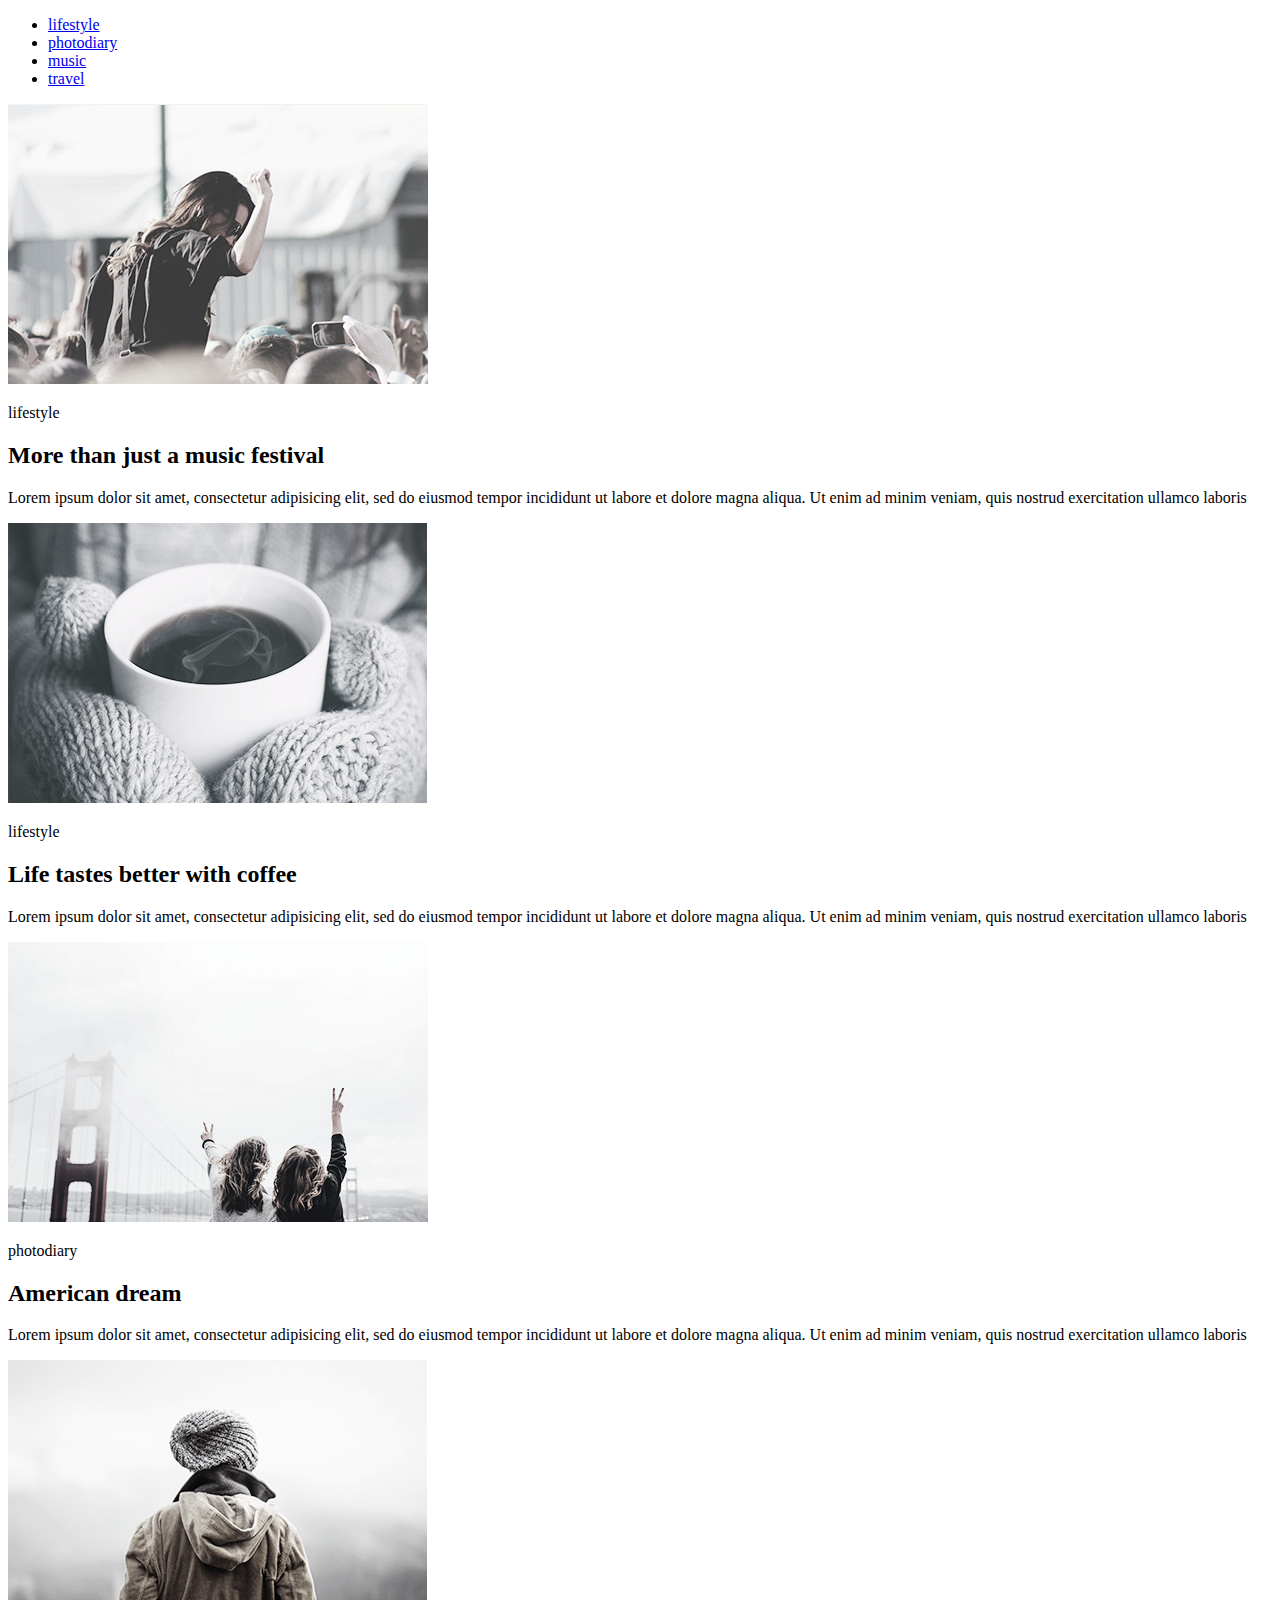
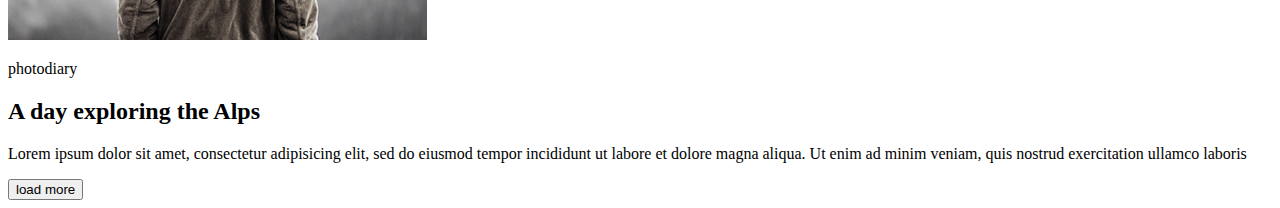
<file: homework-01-02/index.html>
<!DOCTYPE html>
<html lang="en">

<head>
    <meta charset="UTF-8">
    <meta name="viewport" content="width=device-width, initial-scale=1.0">
    <meta http-equiv="X-UA-Compatible" content="ie=edge">
    <title>Home work № 1</title>
</head>

<body>
    <header>
        <nav>
            <ul>
                <li>
                    <a href="#">lifestyle</a>
                </li>
                <li>
                    <a href="#">photodiary</a>
                </li>
                <li>
                    <a href="#">music</a>
                </li>
                <li>
                    <a href="#">travel</a>
                </li>
            </ul>
        </nav>
    </header>

    <main>
        <article>
            <img src="img/image.jpg" alt="music festival" width="420" height="280">
            <p>lifestyle</p>
            <h2>More than just a music festival</h2>
            <p>Lorem ipsum dolor sit amet, consectetur adipisicing elit, sed do eiusmod tempor incididunt ut labore et dolore
                magna aliqua. Ut enim ad minim veniam, quis nostrud exercitation ullamco laboris</p>
        </article>

        <article>
            <img src="img/image1.jpg" alt="a cup of coffee" width="419" height="280">
            <p>lifestyle</p>
            <h2>Life tastes better with coffee</h2>
            <p>Lorem ipsum dolor sit amet, consectetur adipisicing elit, sed do eiusmod tempor incididunt ut labore et dolore
                magna aliqua. Ut enim ad minim veniam, quis nostrud exercitation ullamco laboris</p>
        </article>

        <article>
            <img src="img/image2.jpg" alt="view on bridge" width="420" height="280">
            <p>photodiary</p>
            <h2>American dream</h2>
            <p>Lorem ipsum dolor sit amet, consectetur adipisicing elit, sed do eiusmod tempor incididunt ut labore et dolore
                magna aliqua. Ut enim ad minim veniam, quis nostrud exercitation ullamco laboris</p>
        </article>

        <article>
            <img src="img/image3.jpg" alt="man turned his back" width="419" height="280">
            <p>photodiary</p>
            <h2>A day exploring the Alps</h2>
            <p>Lorem ipsum dolor sit amet, consectetur adipisicing elit, sed do eiusmod tempor incididunt ut labore et dolore
                magna aliqua. Ut enim ad minim veniam, quis nostrud exercitation ullamco laboris </p>
        </article>

        <button>load more</button>
    </main>

</body>

</html>
</file>
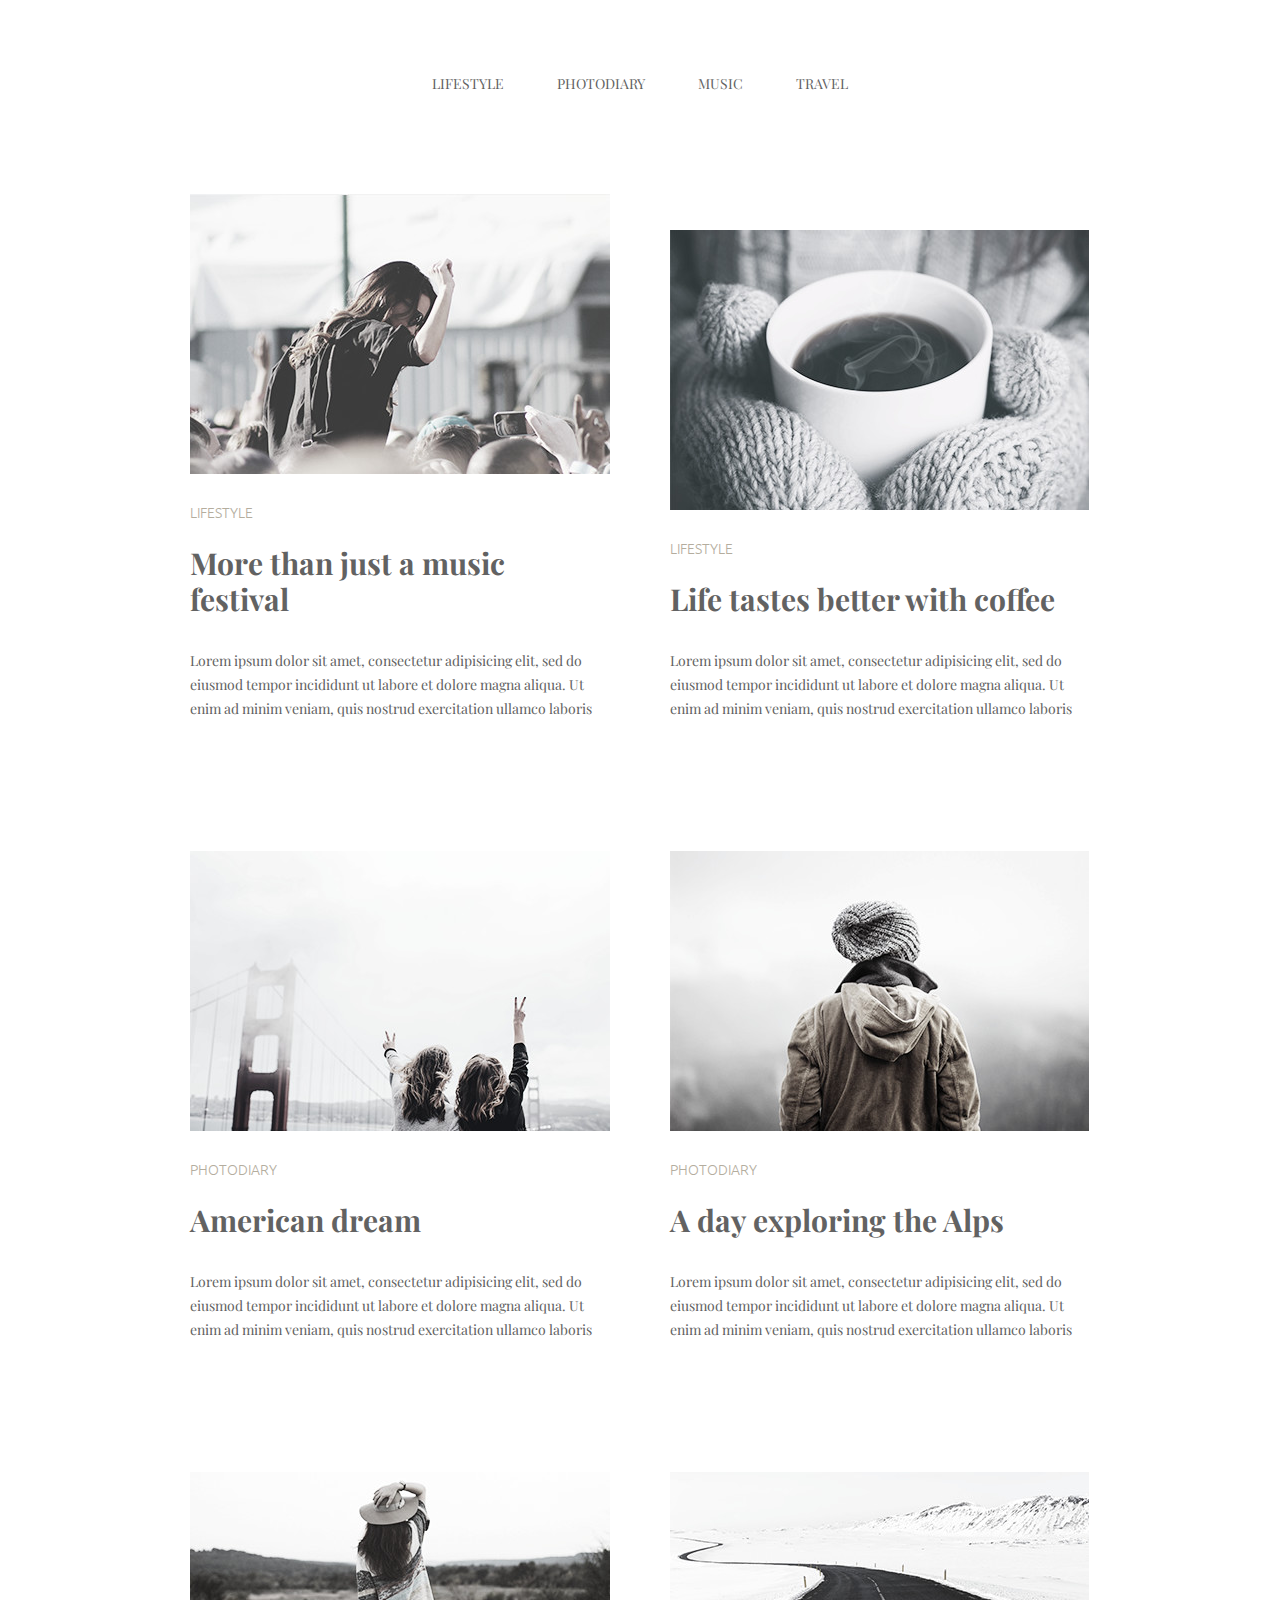
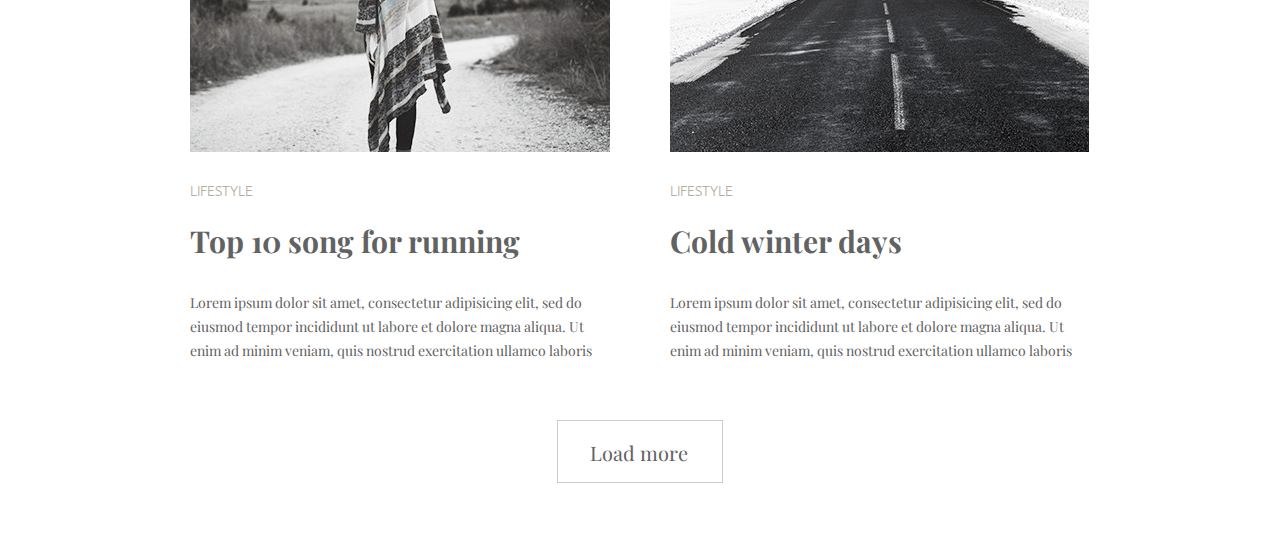
<file: homework-03/index.html>
<!DOCTYPE html>
<html lang="en">

<head>
    <meta charset="UTF-8">
    <meta name="viewport" content="width=device-width, initial-scale=1.0">
    <meta http-equiv="X-UA-Compatible" content="ie=edge">
    <title>Home work № 3</title>
    <link rel="stylesheet" href="css/normalize.css">
    <link href="https://fonts.googleapis.com/css?family=Playfair+Display" rel="stylesheet">
    <link href="https://fonts.googleapis.com/css?family=Ubuntu:300" rel="stylesheet">
    <link rel="stylesheet" href="css/style.css">
</head>

<body>
    <div class="wrapper">
        <header class="page-header">
            <nav>
                <ul class="main-menu">
                    <li class="main-menu-item">
                        <a href="#">lifestyle</a>
                    </li>
                    <li class="main-menu-item">
                        <a href="#">photodiary</a>
                    </li>
                    <li class="main-menu-item">
                        <a href="#">music</a>
                    </li>
                    <li class="main-menu-item">
                        <a href="#">travel</a>
                    </li>
                </ul>
            </nav>
        </header>

        <main>
            <section>
                <h2 class="visually-hidden">Заголовок</h2>
                <ul class="article">
                    <li class="article-item">
                        <img class="image" src="img/image.jpg" alt="music festival" width="420" height="280">
                        <p class="caption">Lifestyle</p>
                        <h2 class="title">More than just a music festival</h2>
                        <p class="item">Lorem ipsum dolor sit amet, consectetur adipisicing elit, sed do eiusmod tempor incididunt ut labore
                            et dolore magna aliqua. Ut enim ad minim veniam, quis nostrud exercitation ullamco laboris</p>
                    </li>
                    <li class="article-item">
                        <img class="image" src="img/image2.jpg" alt="a cup of coffee" width="419" height="280">
                        <p class="caption">Lifestyle</p>
                        <h2 class="title">Life tastes better with coffee</h2>
                        <p class="item">Lorem ipsum dolor sit amet, consectetur adipisicing elit, sed do eiusmod tempor incididunt ut labore
                            et dolore magna aliqua. Ut enim ad minim veniam, quis nostrud exercitation ullamco laboris</p>
                    </li>
                    <li class="article-item">
                        <img class="image" src="img/image3.jpg" alt="view on bridge" width="420" height="280">
                        <p class="caption">Photodiary</p>
                        <h2 class="title">American dream</h2>
                        <p class="item">Lorem ipsum dolor sit amet, consectetur adipisicing elit, sed do eiusmod tempor incididunt ut labore
                            et dolore magna aliqua. Ut enim ad minim veniam, quis nostrud exercitation ullamco laboris
                        </p>
                    </li>
                    <li class="article-item">
                        <img class="image" src="img/image4.jpg" alt="man turned his back" width="419" height="280">
                        <p class="caption">Photodiary</p>
                        <h2 class="title">A day exploring the Alps</h2>
                        <p class="item">Lorem ipsum dolor sit amet, consectetur adipisicing elit, sed do eiusmod tempor incididunt ut labore
                            et dolore magna aliqua. Ut enim ad minim veniam, quis nostrud exercitation ullamco laboris</p>
                    </li>
                    <li class="article-item">
                        <img class="image" src="img/image5.jpg" alt="girl in the hat" width="420" height="280">
                        <p class="caption">Lifestyle</p>
                        <h2 class="title">Top 10 song for running</h2>
                        <p class="item">Lorem ipsum dolor sit amet, consectetur adipisicing elit, sed do eiusmod tempor incididunt ut labore
                            et dolore magna aliqua. Ut enim ad minim veniam, quis nostrud exercitation ullamco laboris</p>
                    </li>
                    <li class="article-item">
                        <img class="image" src="img/image6.jpg" alt="winter road" width="419" height="280">
                        <p class="caption">Lifestyle</p>
                        <h2 class="title">Cold winter days</h2>
                        <p class="item">Lorem ipsum dolor sit amet, consectetur adipisicing elit, sed do eiusmod tempor incididunt ut labore
                            et dolore magna aliqua. Ut enim ad minim veniam, quis nostrud exercitation ullamco laboris</p>
                    </li>
                </ul>

                <button class="button">Load more</button>
            </section>
        </main>
    </div>
</body>

</html>
</file>
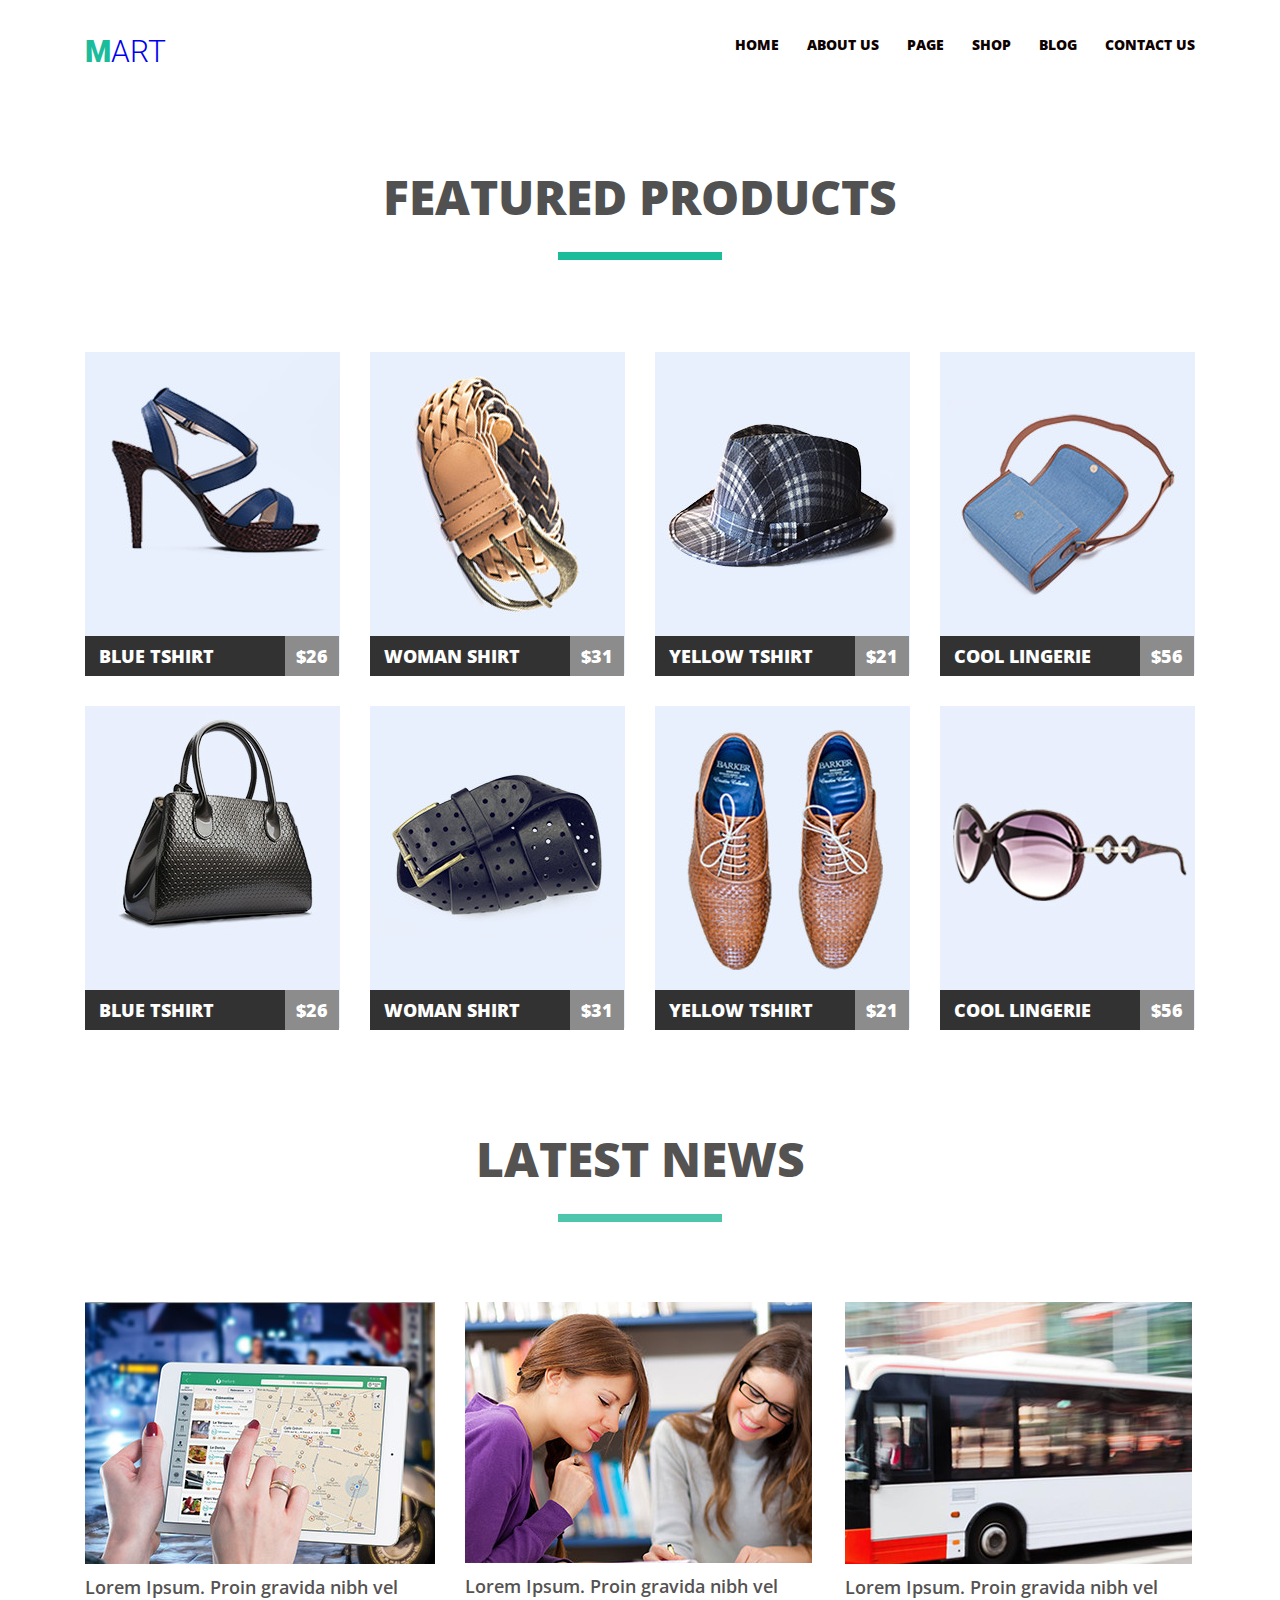
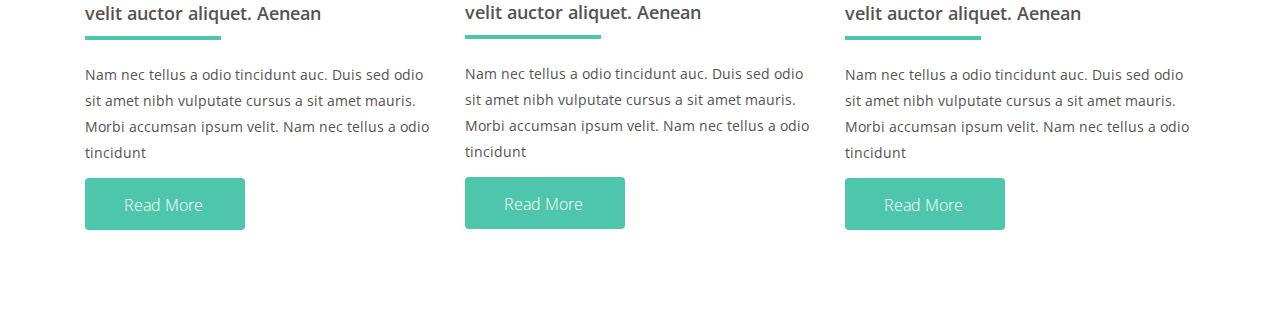
<file: homework-04/index.html>
<!DOCTYPE html>
<html lang="en">

<head>
    <meta charset="UTF-8">
    <meta name="viewport" content="width=device-width, initial-scale=1.0">
    <meta http-equiv="X-UA-Compatible" content="ie=edge">
    <title>Home work № 4</title>
    <link rel="stylesheet" href="css/normalize.css">
    <link href="https://fonts.googleapis.com/css?family=Open+Sans:300,400,600,700" rel="stylesheet">
    <link href="https://fonts.googleapis.com/css?family=Roboto:300,900" rel="stylesheet">
    <link rel="stylesheet" href="css/style.css">
</head>

<body>
    <div class="wrapper">
        <header class="page-header clearfix">
            <a href="#" class="logo">Mart</a>

            <nav>
                <ul class="main-menu">
                    <li class="main-menu-item">
                        <a href="#">Home</a>
                    </li>
                    <li class="main-menu-item">
                        <a href="#">About us</a>
                    </li>
                    <li class="main-menu-item">
                        <a href="#">Page</a>
                    </li>
                    <li class="main-menu-item">
                        <a href="#">Shop</a>
                    </li>
                    <li class="main-menu-item">
                        <a href="#">Blog</a>
                    </li>
                    <li class="main-menu-item">
                        <a href="#">Contact us</a>
                    </li>
                </ul>
            </nav>
        </header>

        <main>
            <section class="products">
                <h2 class="featured-products">Featured products</h2>

                <ul class="products-list clearfix">
                    <li class="products-list-item">
                        <img src="img/image1.jpg" alt="Women's shoes" width="255" height="322">
                        <div class="products-list-desr clearfix">
                            <p class="item">Blue tshirt</p>
                            <p class="price">26</p>
                        </div>
                    </li>
                    <li class="products-list-item">
                        <img src="img/image2.jpg" alt="Belt" width="255" height="322">
                        <div class="products-list-desr clearfix">
                            <p class="item">Woman shirt</p>
                            <p class="price">31</p>
                        </div>
                    </li>
                    <li class="products-list-item">
                        <img src="img/image3.jpg" alt="Hat" width="255" height="322">
                        <div class="products-list-desr clearfix">
                            <p class="item">Yellow tshirt</p>
                            <p class="price">21</p>
                        </div>
                    </li>
                    <li class="products-list-item">
                        <img src="img/image4.jpg" alt="Bag" width="255" height="322">
                        <div class="products-list-desr clearfix">
                            <p class="item">Cool lingerie</p>
                            <p class="price">56</p>
                        </div>
                    </li>
                    <li class="products-list-item">
                        <img src="img/image5.jpg" alt="Handbag" width="255" height="322">
                        <div class="products-list-desr clearfix">
                            <p class="item">Blue tshirt</p>
                            <p class="price">26</p>
                        </div>
                    </li>
                    <li class="products-list-item">
                        <img src="img/image6.jpg" alt="Leather belt" width="255" height="322">
                        <div class="products-list-desr clearfix">
                            <p class="item">Woman shirt</p>
                            <p class="price">31</p>
                        </div>
                    </li>
                    <li class="products-list-item">
                        <img src="img/image7.jpg" alt="Men's shoes" width="255" height="322">
                        <div class="products-list-desr clearfix">
                            <p class="item">Yellow tshirt</p>
                            <p class="price">21</p>
                        </div>
                    </li>
                    <li class="products-list-item">
                        <img src="img/image8.jpg" alt="Glasses" width="255" height="322">
                        <div class="products-list-desr clearfix">
                            <p class="item">Cool lingerie</p>
                            <p class="price">56</p>
                        </div>
                    </li>
                </ul>
            </section>

            <section class="news-top">
                <h2 class="latest-news">Latest news</h2>

                <ul class="news clearfix">
                    <li class="news-item">
                        <img src="img/image9.jpg" alt="Tablet" width="350" height="262">
                        <p class="caption">Lorem Ipsum. Proin gravida nibh vel velit auctor aliquet. Aenean</p>
                        <p class="description">Nam nec tellus a odio tincidunt auc. Duis sed odio sit amet nibh vulputate cursus a sit amet mauris.
                        Morbi accumsan ipsum velit. Nam nec tellus a odio tincidunt</p>
                        <a href="#" class="button">Read More</a>
                    </li>
                    <li class="news-item">
                        <img src="img/image10.jpg" alt="Colleagues" width="347" height="261">
                        <p class="caption">Lorem Ipsum. Proin gravida nibh vel velit auctor aliquet. Aenean</p>
                        <p class="description">Nam nec tellus a odio tincidunt auc. Duis sed odio sit amet nibh vulputate cursus a sit amet mauris.
                        Morbi accumsan ipsum velit. Nam nec tellus a odio tincidunt</p>
                        <a href="#" class="button">Read More</a>
                    </li>
                    <li class="news-item">
                        <img src="img/image11.jpg" alt="Bus" width="347" height="262">
                        <p class="caption">Lorem Ipsum. Proin gravida nibh vel velit auctor aliquet. Aenean</p>
                        <p class="description">Nam nec tellus a odio tincidunt auc. Duis sed odio sit amet nibh vulputate cursus a sit amet mauris.
                        Morbi accumsan ipsum velit. Nam nec tellus a odio tincidunt</p>
                        <a href="#" class="button">Read More</a>
                    </li>
                </ul>
            </section>
        </main>
    </div>
</body>

</html>
</file>
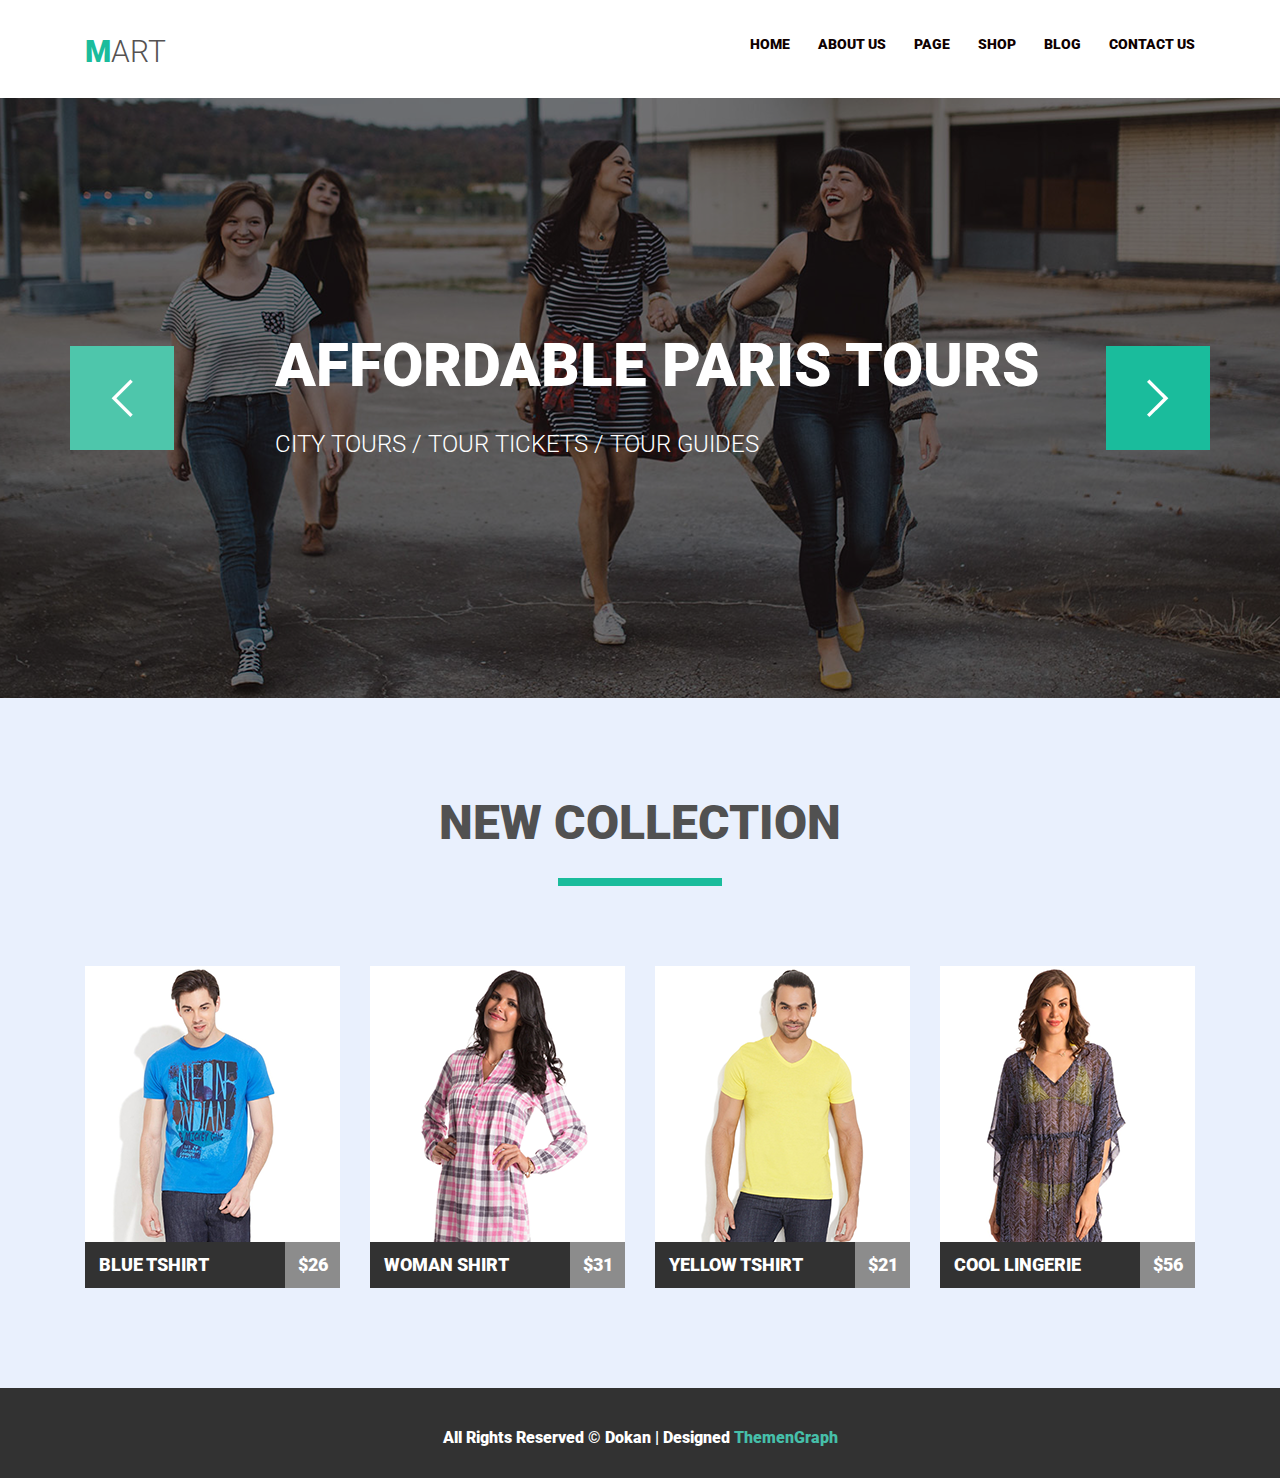
<file: homework-05/index.html>
<!DOCTYPE html>
<html lang="en">

<head>
    <meta charset="UTF-8">
    <meta name="viewport" content="width=device-width, initial-scale=1.0">
    <meta http-equiv="X-UA-Compatible" content="ie=edge">
    <title>Home work № 5</title>
    <link rel="stylesheet" href="css/normalize.css">
    <link href="https://fonts.googleapis.com/css?family=Roboto:300,900" rel="stylesheet">
    <link href="https://fonts.googleapis.com/css?family=Open+Sans:400,700" rel="stylesheet">
    <link rel="stylesheet" href="css/style.css">
</head>

<body>
    <header class="page-header wrapper">
        <nav class="navigation clearfix">
            <a href="#" class="logo">Mart</a>

            <ul class="main-menu">
                <li class="main-menu-item">
                    <a href="#">Home</a>
                </li>
                <li class="main-menu-item">
                    <a href="#">About us</a>
                </li>
                <li class="main-menu-item">
                    <a href="#">Page</a>
                </li>
                <li class="main-menu-item">
                    <a href="#">Shop</a>
                </li>
                <li class="main-menu-item">
                    <a href="#">Blog</a>
                </li>
                <li class="main-menu-item">
                    <a href="#">Contact us</a>
                </li>
            </ul>
        </nav>
    </header>

    <main>
        <div class="slider">
            <div class="slider-title wrapper">
                <button class="slider-ctrl slider-ctrl-prev">
                </button>
                <button class="slider-ctrl slider-ctrl-next">
                </button>

                <ul class="slides-list">
                    <li class="slides-item">
                        <p class="slides-title">Affordable Paris Tours</p>
                        <p class="slides-descr">City Tours / Tour Tickets / Tour Guides</p>
                    </li>
                </ul>
            </div>
        </div>

        <section class="product">
            <div class="wrapper">
                <h2 class="product-title">New Collection</h2>

                <ul class="product-list clearfix">
                    <li class="product-list-item">
                        <div class="overlay">
                            <ul class="overlay-list clearfix">
                                <li class="overlay-list-item">
                                    <a href="#" class="overlay-list-link1">
                                        <span class="visually-hidden">Like</span>
                                    </a>
                                </li>
                                <li class="overlay-list-item">
                                    <a href="#" class="overlay-list-link2">
                                        <span class="visually-hidden">Arrows</span>
                                    </a>
                                </li>
                                <li class="overlay-list-item">
                                    <a href="#" class="overlay-list-link3">
                                        <span class="visually-hidden">Clock</span>
                                    </a>
                                </li>
                                <li class="overlay-list-item">
                                    <a href="#" class="overlay-list-link4">
                                        <span class="visually-hidden">Cart</span>
                                    </a>
                                </li>
                            </ul>
                        </div>

                        <img src="img/image2.png" alt="blue tshirt" width="255" height="322">
                        <div class="product-list-descr clearfix">
                            <p class="item">Blue tshirt</p>
                            <p class="price">&#36;26</p>
                        </div>
                    </li>

                    <li class="product-list-item">
                        <div class="overlay">
                            <ul class="overlay-list clearfix">
                                <li class="overlay-list-item">
                                    <a href="#" class="overlay-list-link1">
                                        <span class="visually-hidden">Like</span>
                                    </a>
                                </li>
                                <li class="overlay-list-item">
                                    <a href="#" class="overlay-list-link2">
                                        <span class="visually-hidden">Arrows</span>
                                    </a>
                                </li>
                                <li class="overlay-list-item">
                                    <a href="#" class="overlay-list-link3">
                                        <span class="visually-hidden">Clock</span>
                                    </a>
                                </li>
                                <li class="overlay-list-item">
                                    <a href="#" class="overlay-list-link4">
                                        <span class="visually-hidden">Cart</span>
                                    </a>
                                </li>
                            </ul>
                        </div>

                        <img src="img/image3.png" alt="woman shirt" width="255" height="322">
                        <div class="product-list-descr clearfix">
                            <p class="item">Woman shirt</p>
                            <p class="price">&#36;31</p>
                        </div>
                    </li>

                    <li class="product-list-item">
                        <div class="overlay">
                            <ul class="overlay-list clearfix">
                                <li class="overlay-list-item">
                                    <a href="#" class="overlay-list-link1">
                                        <span class="visually-hidden">Like</span>
                                    </a>
                                </li>
                                <li class="overlay-list-item">
                                    <a href="#" class="overlay-list-link2">
                                        <span class="visually-hidden">Arrows</span>
                                    </a>
                                </li>
                                <li class="overlay-list-item">
                                    <a href="#" class="overlay-list-link3">
                                        <span class="visually-hidden">Clock</span>
                                    </a>
                                </li>
                                <li class="overlay-list-item">
                                    <a href="#" class="overlay-list-link4">
                                        <span class="visually-hidden">Cart</span>
                                    </a>
                                </li>
                            </ul>
                        </div>

                        <img src="img/image4.png" alt="yellow shirt" width="255" height="322">
                        <div class="product-list-descr clearfix">
                            <p class="item">Yellow tshirt</p>
                            <p class="price">&#36;21</p>
                        </div>
                    </li>

                    <li class="product-list-item">
                        <div class="overlay">
                            <ul class="overlay-list clearfix">
                                <li class="overlay-list-item">
                                    <a href="#" class="overlay-list-link1">
                                        <span class="visually-hidden">Like</span>
                                    </a>
                                </li>
                                <li class="overlay-list-item">
                                    <a href="#" class="overlay-list-link2">
                                        <span class="visually-hidden">Arrows</span>
                                    </a>
                                </li>
                                <li class="overlay-list-item">
                                    <a href="#" class="overlay-list-link3">
                                        <span class="visually-hidden">Clock</span>
                                    </a>
                                </li>
                                <li class="overlay-list-item">
                                    <a href="#" class="overlay-list-link4">
                                        <span class="visually-hidden">Cart</span>
                                    </a>
                                </li>
                            </ul>
                        </div>

                        <img src="img/image5.png" alt="cool lingerie" width="255" height="322">
                        <div class="product-list-descr clearfix">
                            <p class="item">Cool lingerie</p>
                            <p class="price">&#36;56</p>
                        </div>
                    </li>
                </ul>
            </div>
        </section>

        <footer class="page-footer ">
            <div class="wrapper">
                <p class="caption">All Rights Reserved &#169; Dokan &#124; Designed
                    <a href="#" class="caption-link">ThemenGraph</a>
                </p>
            </div>
        </footer>
    </main>
</body>

</html>
</file>
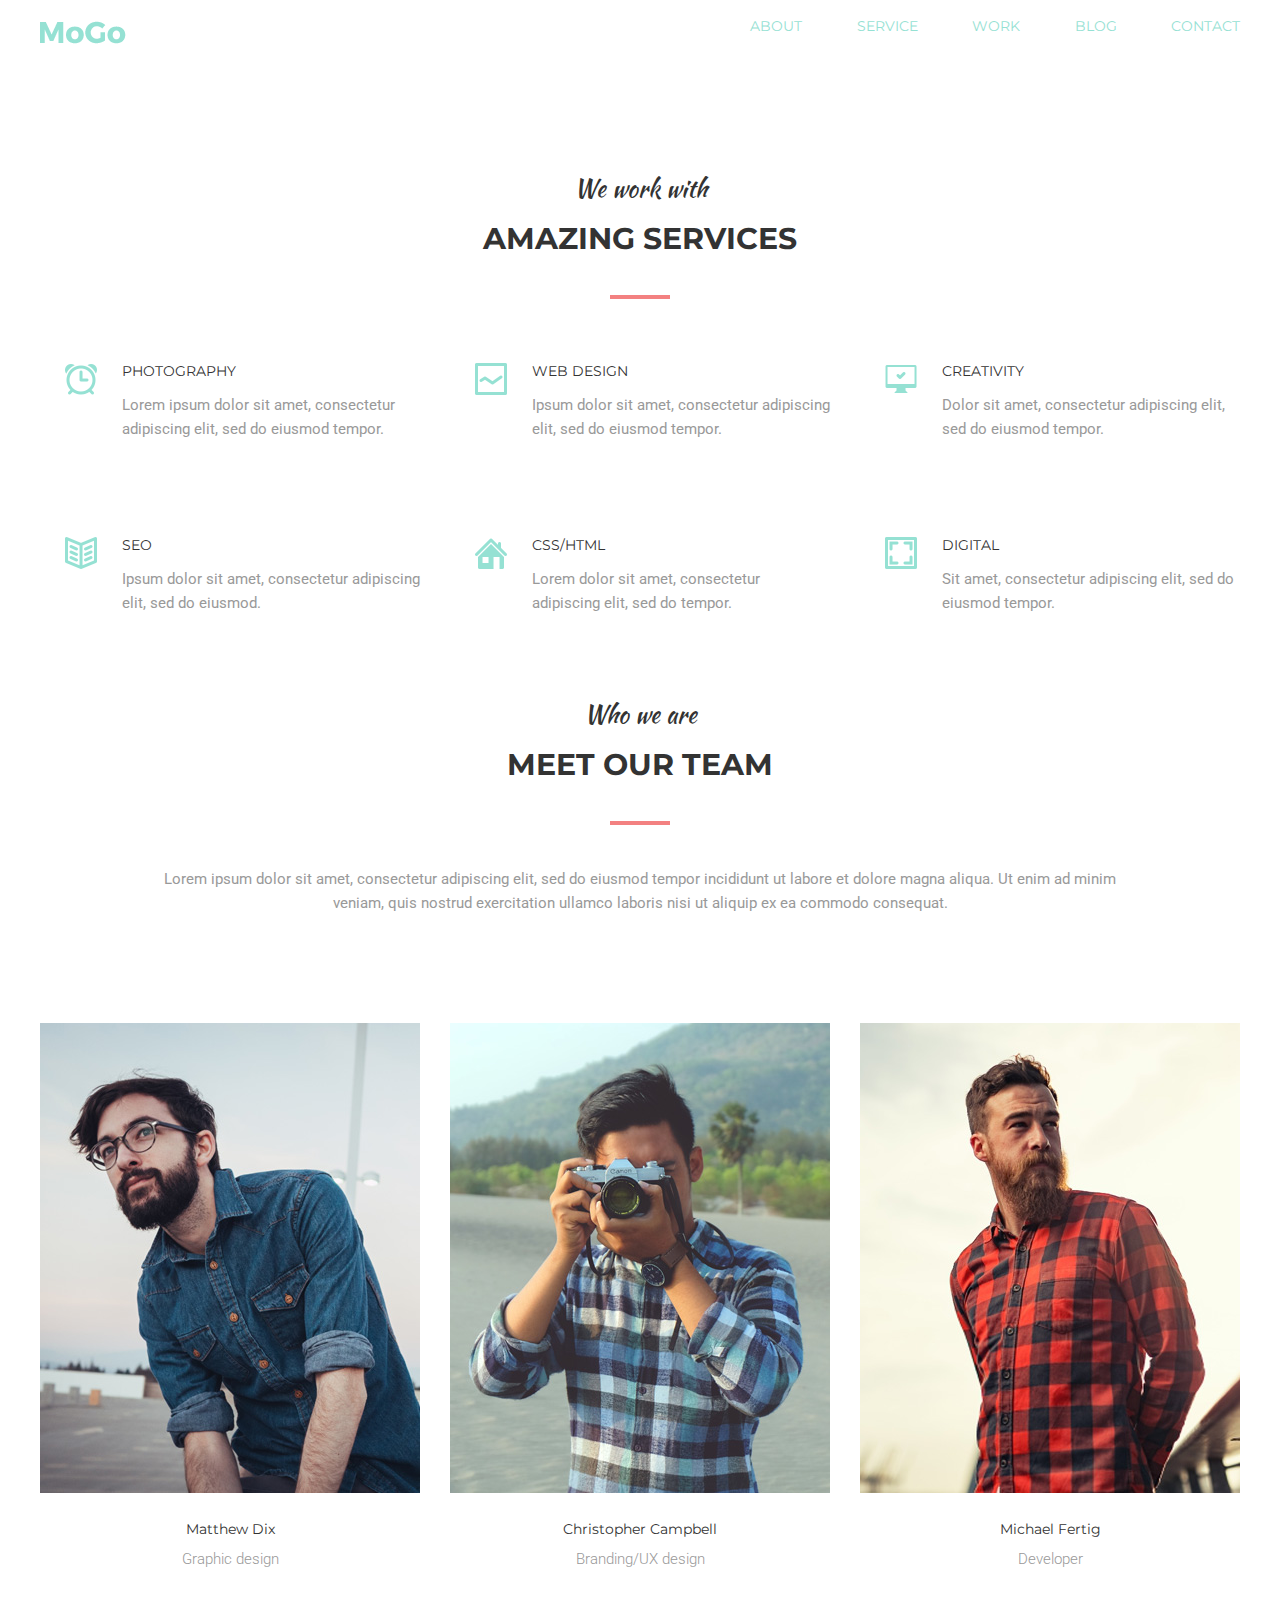
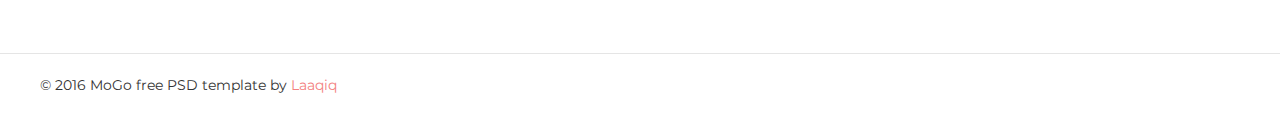
<file: homework-06/index.html>
<!DOCTYPE html>
<html lang="en">

<head>
    <meta charset="UTF-8">
    <meta name="viewport" content="width=device-width, initial-scale=1.0">
    <meta http-equiv="X-UA-Compatible" content="ie=edge">
    <title>Homework № 6</title>
    <link rel="stylesheet" href="css/normalize.css">
    <link href="https://fonts.googleapis.com/css?family=Roboto:300i,400" rel="stylesheet">
    <link href="https://fonts.googleapis.com/css?family=Kaushan+Script" rel="stylesheet">
    <link href="https://fonts.googleapis.com/css?family=Montserrat:400,700" rel="stylesheet">
    <link rel="stylesheet" href="css/style.css">
</head>

<body>
    <header class="masthead wrapper">
        <nav class="mastnav">
            <a href="" class="logo">
                <img src="img/MoGo.png" alt="site-logo" width="86">
            </a>

            <ul class="site-nav">
                <li><a href="#">About</a></li>
                <li><a href="#">Service</a></li>
                <li><a href="#">Work</a></li>
                <li><a href="#">Blog</a></li>
                <li><a href="#">Contact</a></li>
            </ul>
        </nav>
    </header>

    <main class="main">
        <section class="services wrapper">
            <header class="services-header">
                <p>We work with</p>
                <h2>Amazing services</h2>
            </header>

            <ul class="services-list">
                <li class="services-list-item icon-alarm">
                    <h3>Photography</h3>
                    <p>Lorem ipsum dolor sit amet, consectetur adipiscing elit, sed do eiusmod tempor.</p>
                </li>

                <li class="services-list-item icon-line">
                    <h3>Web design</h3>
                    <p>Ipsum dolor sit amet, consectetur adipiscing elit, sed do eiusmod tempor.</p>
                </li>

                <li class="services-list-item icon-computer">
                    <h3>Creativity</h3>
                    <p>Dolor sit amet, consectetur adipiscing elit, sed do eiusmod tempor.</p>
                </li>

                <li class="services-list-item icon-book">
                    <h3>Seo</h3>
                    <p>Ipsum dolor sit amet, consectetur adipiscing elit, sed do eiusmod.</p>
                </li>

                <li class="services-list-item icon-home">
                    <h3>Css/Html</h3>
                    <p>Lorem dolor sit amet, consectetur adipiscing elit, sed do tempor.</p>
                </li>

                <li class="services-list-item icon-image">
                    <h3>Digital</h3>
                    <p>Sit amet, consectetur adipiscing elit, sed do eiusmod tempor.</p>
                </li>
            </ul>
        </section>

        <section class="team wrapper">
            <header class="team-header">
                <p>Who we are</p>
                <h2>Meet our team</h2>
                <p class="caption">Lorem ipsum dolor sit amet, consectetur adipiscing elit, sed do eiusmod tempor incididunt
                    ut labore et dolore magna aliqua. Ut enim ad minim veniam, quis nostrud exercitation ullamco laboris
                    nisi ut aliquip ex ea commodo consequat.</p>
            </header>

            <ul class="team-list">
                <li class="team-list-item">
                    <div class="overlay">
                        <ul class="socials-list">
                            <li class="socials-list-item">
                                <a href="#" class="socials-link1">
                                    <span class="visually-hidden">Facebook</span>
                                </a>
                            </li>
                            <li class="socials-list-item">
                                <a href="#" class="socials-link2">
                                    <span class="visually-hidden">Twitter</span>
                                </a>
                            </li>
                            <li class="socials-list-item">
                                <a href="#" class="socials-link3">
                                    <span class="visually-hidden">Pinterest</span>
                                </a>
                            </li>
                            <li class="socials-list-item">
                                <a href="#" class="socials-link4">
                                    <span class="visually-hidden">Instagram</span>
                                </a>
                            </li>
                        </ul>
                    </div>
                    <img class="team-image" src="img/Layer16.jpg" alt="team member" width="380" height="470">
                    <div class="team-div">
                        <p class="team-name">Matthew Dix</p>
                        <p class="team-position">Graphic design</p>
                    </div>
                </li>
                <li class="team-list-item">
                    <div class="overlay">
                        <ul class="socials-list">
                            <li class="socials-list-item">
                                <a href="#" class="socials-link1">
                                    <span class="visually-hidden">Facebook</span>
                                </a>
                            </li>
                            <li class="socials-list-item">
                                <a href="#" class="socials-link2">
                                    <span class="visually-hidden">Twitter</span>
                                </a>
                            </li>
                            <li class="socials-list-item">
                                <a href="#" class="socials-link3">
                                    <span class="visually-hidden">Pinterest</span>
                                </a>
                            </li>
                            <li class="socials-list-item">
                                <a href="#" class="socials-link4">
                                    <span class="visually-hidden">Instagram</span>
                                </a>
                            </li>
                        </ul>
                    </div>
                    <img class="team-image" src="img/Layer19.jpg" alt="team member" width="380" height="470">
                    <div class="team-div">
                        <p class="team-name">Christopher Campbell</p>
                        <p class="team-position">Branding/UX design</p>
                    </div>
                </li>
                <li class="team-list-item">
                    <div class="overlay">
                        <ul class="socials-list">
                            <li class="socials-list-item">
                                <a href="#" class="socials-link1">
                                    <span class="visually-hidden">Facebook</span>
                                </a>
                            </li>
                            <li class="socials-list-item">
                                <a href="#" class="socials-link2">
                                    <span class="visually-hidden">Twitter</span>
                                </a>
                            </li>
                            <li class="socials-list-item">
                                <a href="#" class="socials-link3">
                                    <span class="visually-hidden">Pinterest</span>
                                </a>
                            </li>
                            <li class="socials-list-item">
                                <a href="#" class="socials-link4">
                                    <span class="visually-hidden">Instagram</span>
                                </a>
                            </li>
                        </ul>
                    </div>
                    <img class="team-image" src="img/Layer18.jpg" alt="team member" width="380" height="470">
                    <div class="team-div">
                        <p class="team-name">Michael Fertig </p>
                        <p class="team-position">Developer</p>
                    </div>
                </li>
            </ul>
        </section>
    </main>

    <footer class="page-footer">
        <div class="wrapper">
            <p>&#169; 2016 MoGo free PSD template by
                <a href="#" class="footer-link">Laaqiq</a>
            </p>
        </div>
    </footer>

</body>

</html>
</file>
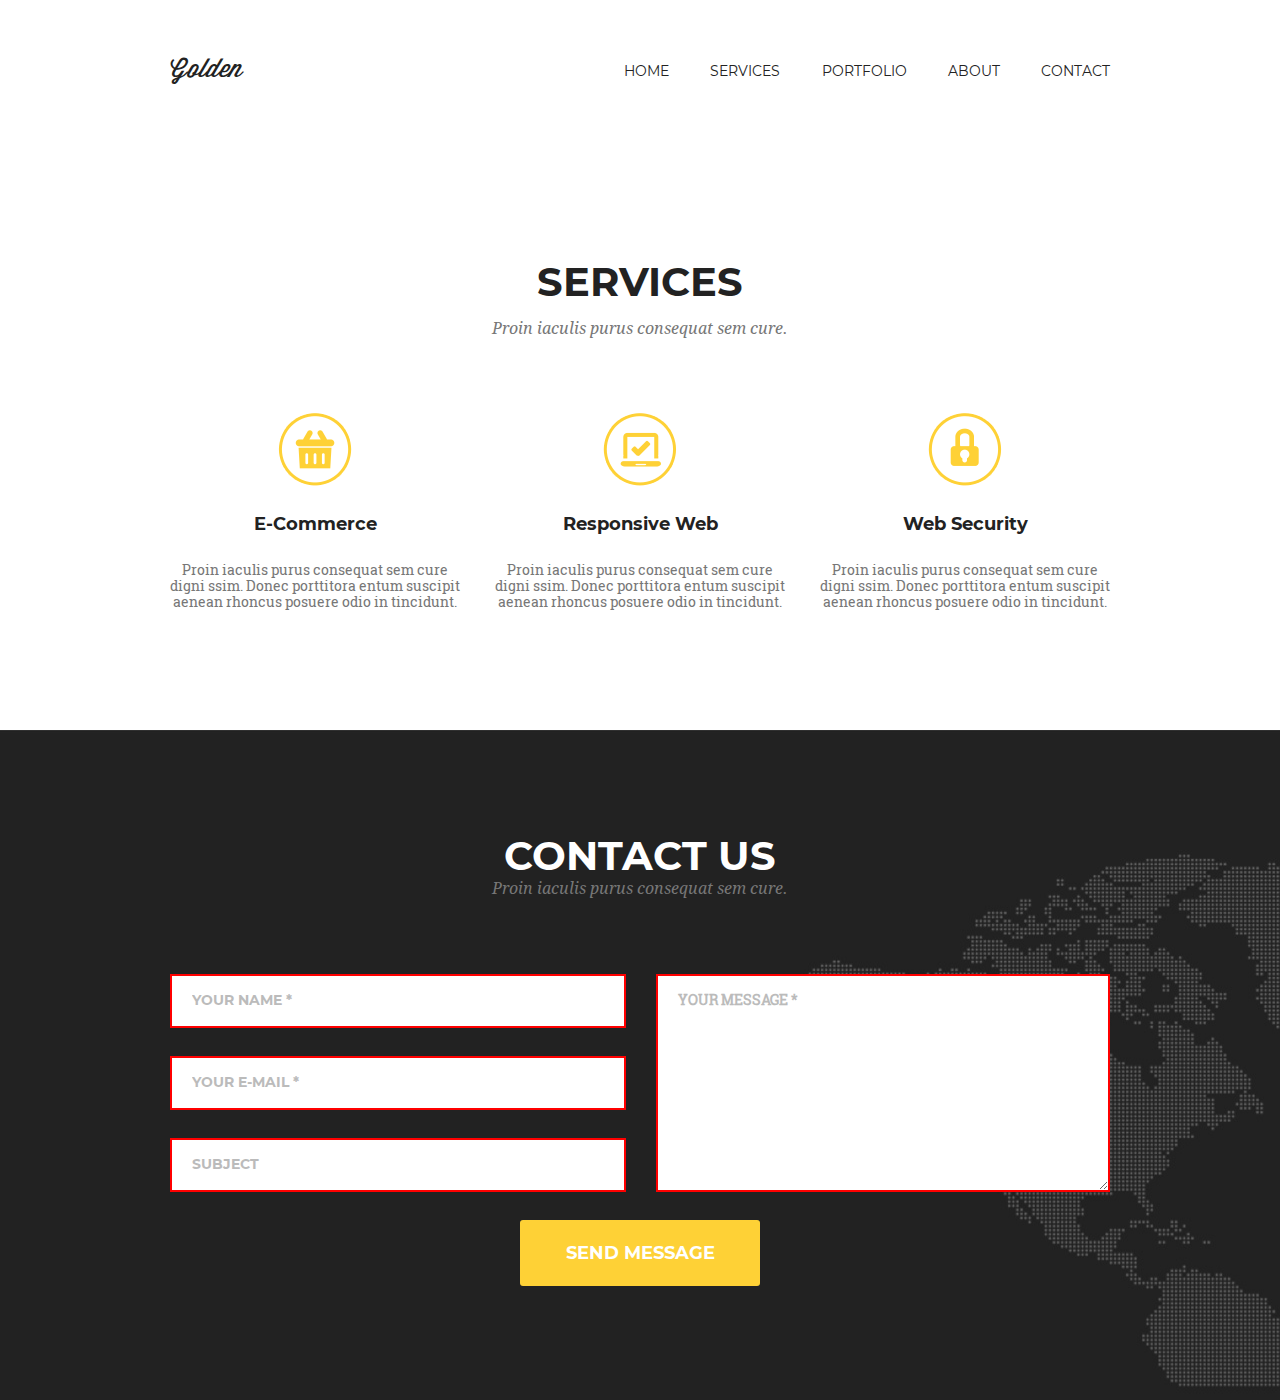
<file: homework-07/index.html>
<!DOCTYPE html>
<html lang="en">

<head>
    <meta charset="UTF-8">
    <meta name="viewport" content="width=device-width, initial-scale=1.0">
    <meta http-equiv="X-UA-Compatible" content="ie=edge">
    <title>Home work № 7</title>
    <link rel="stylesheet" href="css/normalize.css">
    <link rel="stylesheet" href="css/style.css">
</head>

<body>
    <header class="masthead wrapper">
        <nav class="mastnav">
            <a href="#" class="logo">
                Golden
            </a>

            <ul class="site-nav">
                <li><a href="#">Home</a></li>
                <li><a href="#">Services</a></li>
                <li><a href="#">Portfolio</a></li>
                <li><a href="#">About</a></li>
                <li><a href="#">Contact</a></li>
            </ul>
        </nav>
    </header>

    <main>
        <section class="services wrapper section">
            <header class="services-header">
                <h2 class="services-header-title">Services</h2>
                <p class="services-header-caption">Proin iaculis purus consequat sem cure.</p>
            </header>

            <ul class="services-list">
                <li class="services-list-item icon-basket">
                    <h3 class="services-list-title">E-Commerce</h3>
                    <p class="services-list-caption">Proin iaculis purus consequat sem cure digni ssim. Donec porttitora
                        entum suscipit aenean rhoncus posuere odio in tincidunt.</p>
                </li>

                <li class="services-list-item icon-laptop">
                    <h3 class="services-list-title">Responsive Web</h3>
                    <p class="services-list-caption">Proin iaculis purus consequat sem cure digni ssim. Donec porttitora
                        entum suscipit aenean rhoncus posuere odio in tincidunt.</p>
                </li>

                <li class="services-list-item icon-locked">
                    <h3 class="services-list-title">Web Security</h3>
                    <p class="services-list-caption">Proin iaculis purus consequat sem cure digni ssim. Donec porttitora
                        entum suscipit aenean rhoncus posuere odio in tincidunt.</p>
                </li>
            </ul>
        </section>

        <section class="contact section">
            <div class="wrapper">
                <header class="contact-header">
                    <h2 class="contact-header-title">Contact us</h2>
                    <p class="contact-header-caption">Proin iaculis purus consequat sem cure.</p>
                </header>

                <form class="signup-form">
                    <div class="signup-form-list">
                        <div class="signup-form-input">
                            <input type="text" name="user-name" placeholder="Your name *" required>

                            <input type="email" name="email" placeholder="Your e-mail *" required>

                            <input type="text" name="subject" placeholder="Subject" required>
                        </div>

                        <textarea name="textarea" cols="30" rows="10" placeholder="Your message *" required></textarea>
                    </div>

                    <button type="submit" class="signup-form-button">Send message</button>
                </form>
            </div>
        </section>
    </main>
</body>

</html>
</file>
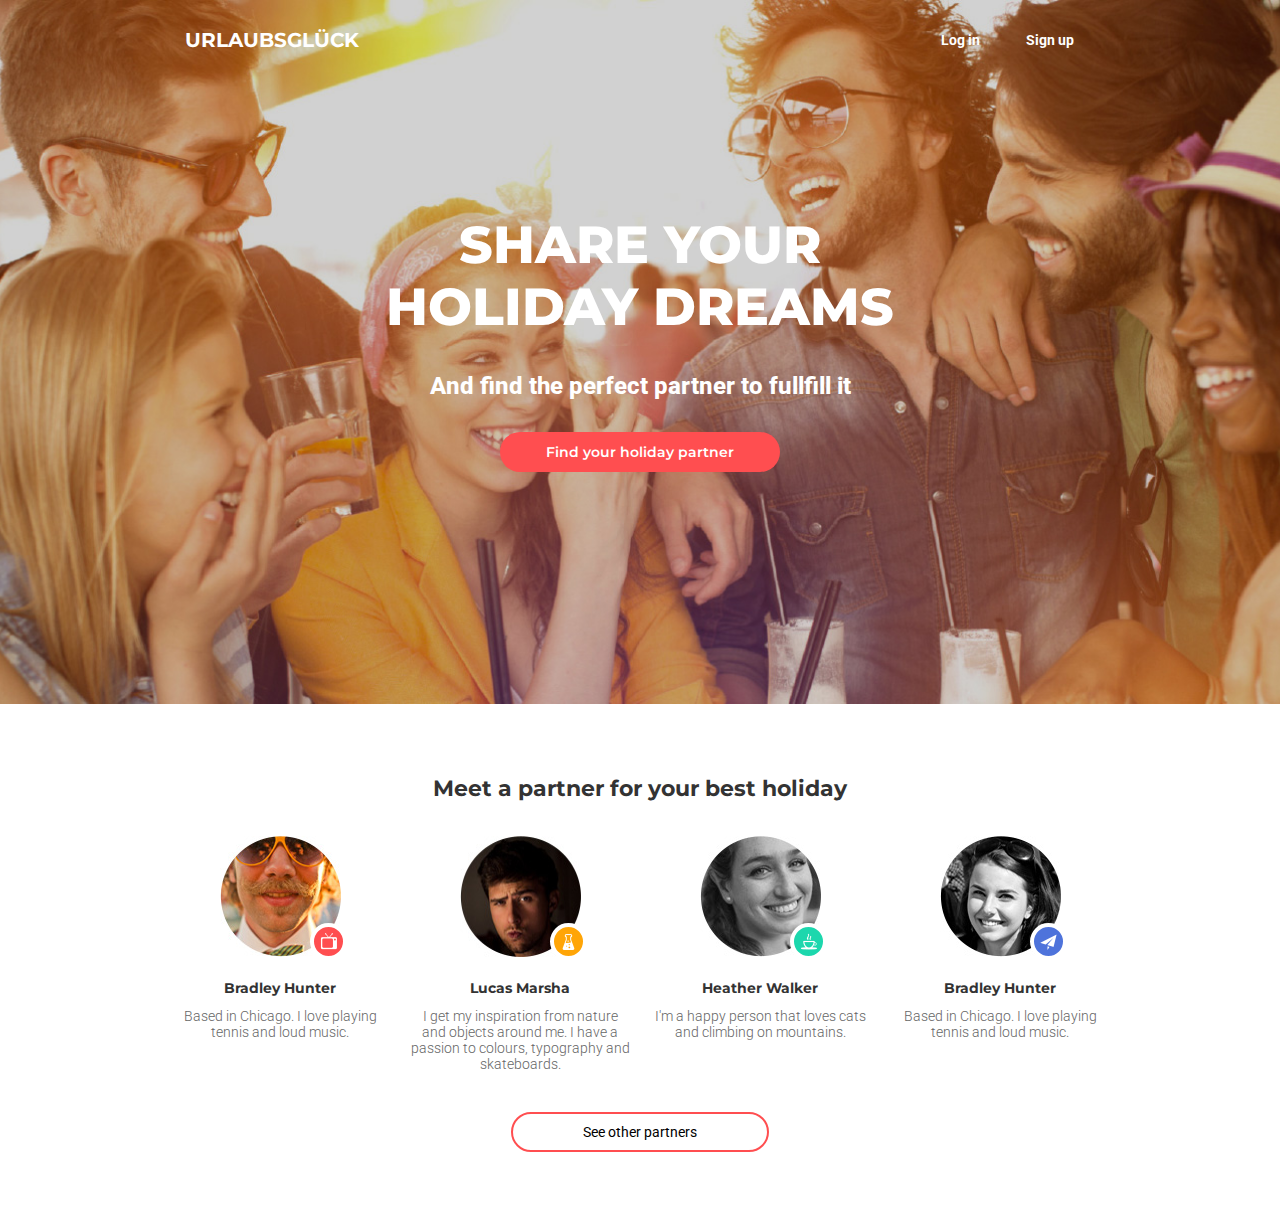
<file: homework-08/index.html>
<!DOCTYPE html>
<html lang="en">

<head>
    <meta charset="UTF-8">
    <meta name="viewport" content="width=device-width, initial-scale=1.0">
    <meta http-equiv="X-UA-Compatible" content="ie=edge">
    <title>Home work №8</title>
    <link rel="stylesheet" href="css/normalize.css">
    <link href="https://fonts.googleapis.com/css?family=Montserrat:200,300,400,500,600,800|Roboto:300" rel="stylesheet">
    <link rel="stylesheet" href="css/style.css">
</head>

<body>
    <header class="page-header">
        <nav class="page-nav wrapper">
            <ul class="site-navigation">
                <li>
                    <a href="#" class="site-navigation-link">Log in</a>
                </li>
                <li>
                    <a href="#" class="site-navigation-link">Sign up</a>
                </li>
            </ul>

            <a href="#" class="site-logo">URLAUBSGLÜCK</a>
        </nav>

        <section class="hero wrapper">
            <h1 class="hero-header-title">Share your holiday dreams</h1>
            <p class="hero-header-subtitle">And find the perfect partner to fullfill it</p>
            <a href="#" class="hero-header-button">Find your holiday partner</a>
        </section>
    </header>

    <main>
        <section class="partners wrapper">
            <h2 class="partners-title">Meet a partner for your best holiday</h2>

            <ul class="partners-list">
                <li class="partners-list-item">
                    <div class="partners-list-image shape-1">
                        <img src="img/Layer-6.jpg" alt="image" width="121" height="121">
                    </div>
                    <p class="partners-list-name">Bradley Hunter</p>
                    <p class="partners-list-subtitle">Based in Chicago. I love playing tennis and loud music.</p>
                </li>

                <li class="partners-list-item">
                    <div class="partners-list-image shape-2">
                        <img src="img/Layer-8.jpg" alt="image" width="121" height="121">
                    </div>
                    <p class="partners-list-name">Lucas Marsha</p>
                    <p class="partners-list-subtitle">I get my inspiration from nature and objects around me. I have a passion to colours, typography and skateboards.</p>
                </li>

                <li class="partners-list-item">
                    <div class="partners-list-image shape-3">
                        <img src="img/Layer-7.jpg" alt="image" width="121" height="121">
                    </div>
                    <p class="partners-list-name">Heather Walker</p>
                    <p class="partners-list-subtitle">I'm a happy person that loves cats and climbing on mountains.</p>
                </li>

                <li class="partners-list-item">
                    <div class="partners-list-image shape-4">
                        <img src="img/Layer-10.jpg" alt="image" width="121" height="121">
                    </div>
                    <p class="partners-list-name">Bradley Hunter</p>
                    <p class="partners-list-subtitle">Based in Chicago. I love playing tennis and loud music.</p>
                </li>
            </ul>

            <button class="partners-button">See other partners</button>
        </section>
    </main>
</body>

</html>
</file>
<file: homework-03/css/style.css>
html{
	box-sizing:border-box;
}

*,
*::before, 
*::after{
	box-sizing: inherit;
}

body {
    font-family: "Playfair Display", "Times New Roman", serif;
    font-weight: 400;
    color: #626262;
    font-size: 14px;
    line-height: 24px;   
}

.wrapper{
	padding-top: 72px;
	padding-bottom: 70px;
	width: 900px;
	margin: 0 auto;
}

.visually-hidden:not(:focus):not(:active),
input[type="checkbox"].visually-hidden,
input[type="radio"].visually-hidden{
    position: absolute;
    width: 1px;
    height: 1px;
    margin: -1px;
    border:0;
    padding: 0;
    white-space:nowrap;
    clip-path:inset(100%);
    clip: rect(0 0 0 0);
    overflow:hidden;
}

/* ............header......... */

.page-header {
    margin-bottom: 98px;
}

.main-menu {
    margin: 0;
	padding: 0;
	text-align: center;
	list-style: none;
}

.main-menu a{
    display: block;
    color:#626262;
	text-decoration: none;
	text-transform: uppercase;
    font-size: 14px;
}

.main-menu-item {
    margin-right: 50px;
    display: inline-block;
}

.main-menu li:last-child {
    margin-right: 0px;
}

.main-menu a:hover,
.main-menu a:focus{
	color: #03a9f4;
}

/* .............main............ */
.image {
    display: block;
    margin-bottom: 30px;
}

.caption {
    font-family: "Ubuntu", "Arial", sans-serif;
    font-weight: 300;
    color: #b4ad9e;
    line-height: 17px;
    text-transform: uppercase;
    margin: 0;
    margin-bottom: 24px;
}

.title {
    font-size: 30px;
    line-height: 36px;
    margin: 0;
    margin-bottom: 32px;
}

.item {
    margin: 0;
}

.article {
    list-style: none;
    padding: 0;
    margin: 0;
    font-size: 0;
    margin-bottom: 52px;
}

.article-item {
    display: inline-block;
    width: 420px;
    margin-right: 60px;
    margin-bottom: 130px;
    font-size: 14px; 
}

.article-item:nth-child(2n) {
    margin-right: 0px;
}

.article-item:nth-last-child(-n + 2) {
    margin-bottom: 0px;
}

/* ............button......... */
.button {
    margin: 0 auto;
    display: block;
    font-size: 20px;
    border: 1px solid #cbcbcb;
    background-color: #ffffff;
    color: #626262;
    padding: 20px 34px 18px 32px; 
}

.button:hover {
    background-color: green;
    color: aqua;
}
</file>
<file: homework-04/css/style.css>
html {
  box-sizing: border-box;
}

*,
*::before,
*::after {
  box-sizing: inherit;
}

body {
  margin: 0;
  padding: 0;
  font-family: "Open Sans", "Arial", sans-serif;
  font-weight: 400;
  color: #555252;
  font-size: 14px;
  line-height: 26px;
}

.wrapper {
  width: 1110px;
  margin: 0 auto;
  padding-top: 36px;
  padding-bottom: 80px;
}

img {
  display: block;
  max-width: 100%;
  height: auto;
}

.page-header {
  margin-bottom: 100px;
}

.logo {
  font-family: "Roboto", "Arial", sans-serif;
  font-weight: 300;
  font-size: 30px;
  line-height: 32px;
  text-transform: uppercase;
  text-decoration: none;
  display: inline-block;
  float: left;
}

.logo::first-letter {
  font-weight: 900;
  color: #1abc9c;
}

.main-menu {
  margin: 0;
  padding: 0;
  list-style: none;
  float: right;
}

.main-menu a {
  display: block;
  color: #0f0101;
  text-decoration: none;
  text-transform: uppercase;
  line-height: 17px;
  font-weight: 900;
}

.main-menu-item {
  float: left;
  margin-right: 28px;
}

.main-menu li:last-child {
  margin-right: 0px;
}

.main-menu a:hover,
.main-menu a:focus {
  color: #1abc9c;
}

.clearfix::after {
  display: table;
  content: "";
  clear: both;
}

/* ..............section1........... */

.products {
  margin-bottom: 100px;
}

.featured-products {
  margin: 0 auto;
  text-align: center;
  color: #515151;
  text-transform: uppercase;
  font-size: 48px;
  font-weight: 900;
  line-height: 58px;
  margin-bottom: 92px;
}

.featured-products::after {
  content: "";
  display: block;
  margin: 0 auto;
  width: 164px;
  height: 8px;
  background-color: #1abc9c;
  margin-top: 26px;
}

.products-list {
  margin: 0;
  padding: 0;
  list-style: none;
}

.products-list-item {
  float: left;
  margin-right: 30px;
  margin-bottom: 30px;
  width: 255px;
  height: 324px;
  position: relative;
  cursor: pointer;
}

.products-list-item:nth-child(n + 5) {
  margin-bottom: 0px;
}

.products-list-item:nth-child(4n + 4) {
  margin-right: 0px;
}

.products-list-desr {
  position: absolute;
  bottom: 0;
  text-transform: uppercase;
}

.item,
.price {
  float: left;
  margin: 0;
  font-size: 18px;
  color: #ffffff;
  padding-top: 7px;
  padding-bottom: 7px;
  font-weight: 900;
}

.item {
  width: 200px;
  padding-left: 14px;
  background-color: #323232;
}

.price {
  width: 54px;
  background-color: #8c8c8c;
  text-align: center;
}

.price::before {
  content: "\0024";
}

.products-list li:hover .item {
  background-color: #1abc9c;
}

.products-list li:hover .price {
  background-color: #7fd9c7;
}

/* ..........setion2....... */

.latest-news {
  margin: 0 auto;
  text-align: center;
  text-transform: uppercase;
  font-size: 48px;
  line-height: 58px;
  font-weight: 900;
  margin-bottom: 80px;
}

.latest-news::after {
  content: "";
  display: block;
  margin: 0 auto;
  width: 164px;
  height: 8px;
  background-color: #4ec6ab;
  margin-top: 26px;
}

.news {
  margin: 0;
  padding: 0;
  list-style: none;
}

.news-item {
  float: left;
  margin-right: 30px;
  width: 350px;
}

.news-item:nth-child(3n) {
  margin-right: 0;
}

.news-item img {
  margin-bottom: 10px;
}

.caption {
  font-weight: 600;
  font-size: 18px;
  margin: 0;
  margin-bottom: 22px;
}

.caption::after {
  content: "";
  display: block;
  width: 136px;
  height: 4px;
  background-color: #4ec6ab;
  margin-top: 10px;
}

.description {
  margin: 0;
  margin-bottom: 12px;
}

.button {
  display: block;
  width: 160px;
  text-decoration: none;
  background-color: #4ec6ab;
  color: #ffffff;
  font-size: 16px;
  line-height: 26px;
  font-weight: 300;
  padding: 14px 39px 12px 39px;
  border-radius: 4px;
  cursor: pointer;
}

.button:hover {
  background-color: #DC143C;  
  transition: 1s Ease;  
}
</file>
<file: homework-05/css/style.css>
html {
  box-sizing: border-box;
}

*,
*::before,
*::after {
  box-sizing: inherit;
}

body {
  margin: 0;
  padding: 0;
  font-family: "Roboto", "Arial", sans-serif;
  font-weight: 900;
  color: #ffffff;
  font-size: 18px;
  line-height: 32px;
}

img {
  display: block;
  max-width: 100%;
  height: auto;
}

.navigation {
  padding-top: 36px;
  padding-bottom: 30px;
}

.logo {
  font-family: "Roboto", "Arial", sans-serif;
  font-weight: 300;
  font-size: 30px;
  line-height: 32px;
  color: #555252;
  text-transform: uppercase;
  text-decoration: none;
  display: inline-block;
  float: left;
}

.logo::first-letter {
  font-weight: 900;
  color: #1abc9c;
}

.main-menu {
  margin: 0;
  padding: 0;
  list-style: none;
  float: right;
}

.main-menu a {
  display: block;
  color: #0f0101;
  text-decoration: none;
  text-transform: uppercase;
  line-height: 17px;
  font-size: 14px;
  font-weight: 900;
}

.main-menu-item {
  float: left;
  margin-right: 28px;
}

.main-menu li:last-child {
  margin-right: 0px;
}

.main-menu a:hover,
.main-menu a:focus {
  color: #1abc9c;
}

.clearfix::after {
  display: table;
  content: "";
  clear: both;
}

/* ...........slider......... */

.slider {
  background-image: url(../img/image1.png);
  background-position: center;
  background-repeat: no-repeat;
  background-size: cover;
}

.wrapper {
  width: 1140px;
  padding: 0 15px;
  margin: 0 auto;
}

.slider-title {
  position: relative;
  min-height: 600px;
}

.slider-ctrl {
  position: absolute;
  display: inline-block;
  border: none;
  width: 104px;
  height: 104px;
  top: 50%;
  transform: translateY(-50%);
  z-index: 1;
  background-position: center;
  background-repeat: no-repeat;
  cursor: pointer;
}

.slider-ctrl-prev {
  background-color: rgb(78, 198, 171);
  left: 0;
  background-image: url(../img/prev.png);
}

.slider-ctrl-next {
  background-color: rgb(26, 188, 156);
  right: 0;
  background-image: url(../img/next.png);
}

.slides-list {
  list-style: none;
  margin: 0;
  padding: 0;
  position: absolute;
  top: 50%;
  left: 18%;
  transform: translateY(-50%);
}

.slides-title {
  font-weight: 900;
  font-size: 60px;
  line-height: 82px;
  text-transform: uppercase;
  margin: 0;
  margin-bottom: 10px;
}

.slides-descr {
  font-weight: 300;
  font-size: 24px;
  line-height: 54px;
  text-transform: uppercase;
  margin: 0;
}

/* ........section...... */

.product {
  padding-top: 96px;
  padding-bottom: 100px;
  background-color: #e9f0fd;
}

.overlay {
  width: 255px;
  height: 322px;
  background-color: rgba(0, 0, 0, 0.549);
  position: absolute;
  opacity: 0;
  border: 10px solid rgba(255, 255, 255, 0.7);
}

.product-list-item:hover .overlay {
  opacity: 1;
}

.overlay-list {
  list-style: none;
  margin: 0;
  padding: 0;
  position: absolute;
  top: 50%;
  left: 50%;
  transform: translate(-50%, -50%);
}

.overlay-list-item {
  float: left;
}

.overlay-list-item:not(:last-child) {
  margin-bottom: 7px;
}

.overlay-list-item:nth-child(-n+2) {
  margin-right: 10px;
}

.visually-hidden:not(:focus):not(:active),
input[type="checkbox"].visually-hidden,
input[type="radio"].visually-hidden{
    position: absolute;
    width: 1px;
    height: 1px;
    margin: -1px;
    border:0;
    padding: 0;
    white-space:nowrap;
    clip-path:inset(100%);
    clip: rect(0 0 0 0);
    overflow:hidden;
}


.overlay-list-link1,
.overlay-list-link2,
.overlay-list-link3 {
  display: block;
  width: 48px;
  height: 48px;
  background-repeat: no-repeat;
  background-position: center;
}

.overlay-list-link1 {
  background-image: url(../img/heart.png);
  border: 1px solid rgb(255, 255, 255);
  background-color: transparent;
}

.overlay-list-link2 {
  background-image: url(../img/arrows.png);
  border: 1px solid rgb(255, 255, 255);
}

.overlay-list-link3 {
  background-image: url(../img/clock.png);
  border: 1px solid rgb(255, 255, 255);
  background-color: transparent;
}

.overlay-list-link4 {
  background-image: url(../img/basket.png), url(../img/add-to-cart.png);
  display: block;
  border: 1px solid rgb(255, 255, 255);
  background-color: rgb(50, 50, 50);
  width: 164px;
  height: 48px;
  background-repeat: no-repeat;
  background-position: 10% 50%, 80% 50%;
}

.overlay-list-link1:hover,
.overlay-list-link2:hover,
.overlay-list-link3:hover,
.overlay-list-link4:hover {
  border: 1px solid rgb(26, 188, 156);
  background-color: rgb(26, 188, 156);
}

.product-title {
  margin: 0 auto;
  text-align: center;
  color: #515151;
  text-transform: uppercase;
  font-size: 48px;
  font-weight: 900;
  line-height: 58px;
  margin-bottom: 80px;
}

.product-title::after {
  content: "";
  display: block;
  margin: 0 auto;
  width: 164px;
  height: 8px;
  background-color: #1abc9c;
  margin-top: 26px;
}

.product-list {
  margin: 0;
  padding: 0;
  list-style: none;
}

.product-list-item {
  float: left;
  margin-right: 30px;
  width: 255px;
  height: 322px;
  cursor: pointer;
  position: relative;
}

.product-list-item:nth-child(4n) {
  margin-right: 0px;
}

.product-list-descr {
  position: absolute;
  bottom: 0;
  text-transform: uppercase;
}

.item,
.price {
  float: left;
  margin: 0;
  font-size: 18px;
  line-height: 32px;
  font-weight: 900;
  color: #ffffff;
  padding-top: 7px;
  padding-bottom: 7px;
}

.item {
  width: 200px;
  padding-left: 14px;
  background-color: #323232;
}

.price {
  width: 55px;
  background-color: #8c8c8c;
  text-align: center;
}

.product-list li:hover .item {
  background-color: #1abc9c;
}

.product-list li:hover .price {
  background-color: #7fd9c7;
}

/* ........footer....... */

.page-footer {
  padding-top: 36px;
  padding-bottom: 26px;
  background-color: #323232;
}

.caption {
  margin: 0;
  text-align: center;
  font-size: 16px;
  line-height: 28px;
}

.caption-link {
  text-decoration: none;
  color: #46bfa9;
  font-size: 16px;
  line-height: 28px;
}
</file>
<file: homework-06/css/style.css>
html {
  box-sizing: border-box;
}

*,
*::before,
*::after {
  box-sizing: inherit;
}

body {
  margin: 0;
  min-height: 100vh;
  background-color: #ffffff;
  color: #999999;
  font-size: 15px;
  line-height: 24px;
  font-weight: 400;
  font-family: "Roboto", "Arial", sans-serif;
}

img {
  display: block;
  max-width: 100%;
  height: auto;
}

.wrapper {
  width: 1200px;
  margin: 0 auto;
}

.visually-hidden:not(:focus):not(:active),
input[type="checkbox"].visually-hidden,
input[type="radio"].visually-hidden{
    position: absolute;
    width: 1px;
    height: 1px;
    margin: -1px;
    border:0;
    padding: 0;
    white-space:nowrap;
    clip-path:inset(100%);
    clip: rect(0 0 0 0);
    overflow:hidden;
}

/* ......HEADER....... */

.masthead {
  padding-bottom: 110px;
}

.mastnav {
  display: flex;
  justify-content: space-between;
  align-items: center;
  min-height: 65px;
}

.site-nav {
  display: flex;
  justify-content: space-between;
  align-items: center;
  flex-wrap: wrap;
  width: 490px;
  padding: 0;
  margin: 0;
  list-style: none;
}

.site-nav a {
  display: block;
  text-decoration: none;
  text-transform: uppercase;
  font-size: 14px;
  font-weight: 400;
  font-family: "Montserrat", "Arial", sans-serif;
  color: #95e1d3;
}

.site-nav a::after {
  content: "";
  display: block;
  margin: 0 auto;
  height: 4px;
  background-color: #f38181;
  margin-top: 10px;
  transform: scaleX(0);
  transition: transform 200ms ease-in-out;
}

.site-nav a:hover,
.site-nav a:focus {
  color: #f38181;
}

.site-nav a:hover::after,
.site-nav a:focus::after {
  transform: scaleX(1);
}


/* .........Section Services......... */

.services-header {
  display: flex;
  justify-content: center;
  align-items: center;
  flex-direction: column;
  margin-bottom: 64px;
}

.services-header p {
  font-family: "Kaushan Script", cursive;
  font-size: 24px;
  font-weight: 400;
  line-height: 28px;
  color: #333333;
  margin: 0;
  margin-bottom: 18px;
}

.services-header h2 {
  font-family: "Montserrat", "Arial", sans-serif;
  font-weight: 700;
  font-size: 30px;
  line-height: 36px;
  color: #333333;
  text-transform: uppercase;
  margin: 0;
}

.services-header h2::after {
  content: "";
  display: block;
  margin: 0 auto;
  width: 60px;
  height: 4px;
  background-color: #f38181;
  margin-top: 38px;
}

.services-list {
  display: flex;
  flex-wrap: wrap;
  justify-content: space-between;
  padding: 0;
  margin: 0;
  margin-bottom: 86px;
  list-style: none;
}

.services-list h3 {
  margin: 0;
  margin-bottom: 14px;
  text-transform: uppercase;
  font-family: "Montserrat", "Arial", sans-serif;
  font-weight: 400;
  font-size: 14px;
  line-height: 16px;
  color: #333333;
}

.services-list p {
  margin: 0;
}

.services-list-item {
  display: flex;
  flex-wrap: wrap;
  flex-basis: calc(33.333% - 20px);
  margin-bottom: 96px;
  position: relative;
  padding-left: 82px;
}

.services-list-item:nth-last-child(-n + 3) {
  margin-bottom: 0;
}

.services-list-item::before {
  content: "";
  display: block;
  width: 32px;
  height: 32px;
  background-repeat: no-repeat;
  background-position: center;
  position: absolute;
  left: 25px;
  top: 0px;
}

.icon-alarm::before {
  background-image: url(../img/ALARM.png);
}

.icon-line::before {
  background-image: url(../img/LINE\ GRAPH.png);
}

.icon-computer::before {
  background-image: url(../img/COMPUTER\ _\ OK.png);
}

.icon-book::before {
  background-image: url(../img/BOOK\ 2.png);
}

.icon-home::before {
  background-image: url(../img/HOME.png);
}

.icon-image::before {
  background-image: url(../img/IMAGE.png);
}

/* ...........Section Team......... */

.team {
  padding-bottom: 82px;
}

.team-header {
  display: flex;
  justify-content: center;
  align-items: center;
  flex-direction: column;
  margin-bottom: 90px;
}

.team-header p {
  font-family: "Kaushan Script", cursive;
  font-size: 24px;
  font-weight: 400;
  line-height: 28px;
  color: #333333;
  margin: 0;
  margin-bottom: 18px;
}

.team-header h2 {
  font-family: "Montserrat", "Arial", sans-serif;
  font-weight: 700;
  font-size: 30px;
  line-height: 36px;
  color: #333333;
  text-transform: uppercase;
  margin: 0;
  margin-bottom: 42px;
}

.team-header h2::after {
  content: "";
  display: block;
  margin: 0 auto;
  width: 60px;
  height: 4px;
  background-color: #f38181;
  margin-top: 38px;
}

.team-header .caption {
  text-align: center;
  font-family: "Roboto", "Arial", sans-serif;
  font-weight: 400;
  font-size: 15px;
  line-height: 24px;
  color: #999999;
  width: 980px;
}

.team-list {
  margin: 0;
  padding: 0;
  list-style: none;
  display: flex;
  justify-content: space-between;
}

.team-div {
  margin-top: 28px;
}

.team-name {
  margin: 0;
  font-family: "Montserrat", "Arial", sans-serif;
  font-weight: 400;
  font-size: 14px;
  line-height: 16px;
  color: #333333;
  margin-bottom: 10px;
  text-align: center;
}

.team-position {
  margin: 0;
  font-family: "Roboto", "Arial", sans-serif;
  font-weight: 300;
  font-size: 15px;
  line-height: 24px;
  color: #999999;
  text-align: center;
}

.team-list-item {
  flex: 0 0 380px;
  position: relative;
}

.team-list-item .overlay {
  display: flex;
  align-items: center;
  justify-content: center;
  position: absolute;
  width: 100%;
  height: 470px;
  top: 0;
  left: 0;
  background-image: linear-gradient(rgba(243,129,129, 0.7) 0%, rgba(252,227,138, 0.7) 100%);
  opacity: 0;
  transition: opacity 200ms linear, transform 200ms ease-in;
  z-index: 1;
}

.team-image {
transition: transform 200ms ease-in;
}

.team-list-item:hover .team-image {
  transform: translate(-10px, -10px);
}

.team-list-item:hover .overlay {
  box-shadow: 10px 10px 0px rgb(149, 225, 211);
  transform: translate(-10px, -10px);
  opacity: 1; 
}

.socials-list {
  display: flex;
  width: 224px;
  justify-content: space-between;
  margin: 0;
  padding: 0;
  list-style: none; 
}

.socials-link1,
.socials-link2,
.socials-link3,
.socials-link4 {
  display: block;
  width: 55px;
  height: 55px;
  background-repeat: no-repeat;
  background-position: center;
  background-color: rgb(252, 227, 138);
  transition: background-color 0.7s linear;
}

.socials-link1 {
  background-image: url(../img/facebook.png);
}

.socials-link2 {
  background-image: url(../img/twitter.png);
}

.socials-link3 {
  background-image: url(../img/pinterest.png);
}

.socials-link4 {
  background-image: url(../img/instagram.png);
}

.socials-link1:hover,
.socials-link2:hover,
.socials-link3:hover,
.socials-link4:hover {
  background-color: #95e1d3;
}


/* .........Footer........... */

.page-footer {
border-top: 1px solid rgb(229, 229, 229);
}

.page-footer .wrapper {
display: flex;
justify-content: space-between;
align-items: center;
min-height: 62px;
}

.page-footer p {
  margin: 0;
  font-family: "Montserrat", "Arial", sans-serif;
  font-size: 14px;
  line-height: 16px;
  color: #333333;
}

.footer-link {
  text-decoration: none;
  color: #f38181;
  font-size: 14px;
  line-height: 16px;
}
</file>
<file: homework-07/css/style.css>
@font-face {
  font-family: "Montserrat";
  font-style: normal;
  font-weight: 400;
  src: url("../fonts/montserrat-v12-latin-regular.woff2") format("woff2"),
    url("../fonts/montserrat-v12-latin-regular.woff") format("woff");
}

@font-face {
  font-family: "Montserrat";
  font-style: normal;
  font-weight: 700;
  src: url("../fonts/montserrat-v12-latin-700.woff2") format("woff2"),
    url("../fonts/montserrat-v12-latin-700.woff") format("woff");
}

@font-face {
  font-family: "Roboto Slab";
  font-style: normal;
  font-weight: 400;
  src: url("../fonts/roboto-slab-v7-latin-regular.woff2") format("woff2"),
    url("../fonts/roboto-slab-v7-latin-regular.woff") format("woff");
}

@font-face {
  font-family: "Droid Serif";
  font-style: normal;
  font-weight: 400;
  src: url("../fonts/DroidSerif-Italic.woff2") format("woff2"),
    url("../fonts/DroidSerif-Italic.woff") format("woff");
}

@font-face {
  font-family: "Wisdom Script";
  font-style: italic;
  font-weight: 400;
  src: url("../fonts/WisdomScriptAJ.woff2") format("woff2"),
    url("../fonts/WisdomScriptAJ.woff") format("woff");
}

html {
  box-sizing: border-box;
  font-size: 62.5%;
}

*,
*::before,
*::after {
  box-sizing: inherit;
}

body {
  margin: 0;
  min-height: 100vh;
  background-color: #ffffff;
  color: #777777;
  font-size: 1.4rem;
  line-height: 1.6rem;
  font-weight: 400;
  font-family: "Roboto Slab", "Times New Roman", serif;
}

img {
  display: block;
  max-width: 100%;
  height: auto;
}

.wrapper {
  width: 94rem;
  margin: 0 auto;
}

/* ........HEADER..... */

.section {
  padding-top: 10.2rem;
  padding-bottom: 11.4rem;
}

.mastnav {
  display: flex;
  justify-content: space-between;
  align-items: center;
  min-height: 14.2rem;
}

.logo {
  display: block;
  text-decoration: none;
  font-size: 2.6rem;
  line-height: 4.2rem;
  font-weight: 400;
  font-family: "Wisdom Script", "Arial", sans-serif;
  color: #222222;
}


.logo:hover,
.logo:focus {
  color: #fed136;
}

.site-nav {
  display: flex;
  justify-content: space-between;
  align-items: center;
  flex-wrap: wrap;
  width: 48.6rem;
  padding: 0;
  margin: 0;
  list-style: none;
}

.site-nav a {
  display: block;
  text-decoration: none;
  text-transform: uppercase;
  font-size: 1.4rem;
  line-height: 4.2rem;
  font-weight: 400;
  font-family: "Montserrat", "Arial", sans-serif;
  color: #222222;
}

.site-nav a:hover,
.site-nav a:focus {
  color: #fed136;
}

/* ......Section Services..... */

.services {
  padding-bottom: 12rem;
}

.services-header {
  display: flex;
  justify-content: center;
  align-items: center;
  flex-direction: column;
  margin-bottom: 7.4rem;
}

.services-header-title {
  font-family: "Montserrat", "Arial", sans-serif;
  font-weight: 700;
  font-size: 4rem;
  line-height: 7.6rem;
  color: #222222;
  text-transform: uppercase;
  margin: 0;
}

.services-header-caption,
.contact-header-caption {
  font-family: "Droid Serif", "Times New Roman", serif;
  font-size: 1.6rem;
  font-weight: 400;
  font-style: italic;
  line-height: 1.8rem;
  color: #777777;
  margin: 0;
}

.services-list {
  display: flex;
  justify-content: space-between;
  padding: 0;
  margin: 0;
  list-style: none;
}

.services-list-item {
  flex: 0 0 29rem;
  text-align: center;
}

.services-list-title {
  font-family: "Montserrat", "Arial", sans-serif;
  font-size: 1.8rem;
  font-weight: 700;
  line-height: 7.6rem;
  color: #222222;
  margin: 0;
}

.services-list-caption {
  margin: 0;
}

.services-list-item::before {
  content: "";
  display: block;
  height: 7.4rem;
  background-repeat: no-repeat;
  background-position: center;
}

.icon-basket::before {
  background-image: url("../img/Icon-Basket.png");
}

.icon-laptop::before {
  background-image: url("../img/Icon-Laptop.png");
}

.icon-locked::before {
  background-image: url("../img/Icon-Locked.png");
}

/* .......Section Contact..... */

.contact {
  background-image: url("../img/Map-Image.jpg");
}

.contact-header {
  text-align: center;
  margin-bottom: 7.6rem;
}

.contact-header-title {
  font-family: "Montserrat", "Arial", sans-serif;
  font-weight: 700;
  font-size: 4rem;
  line-height: 4.8rem;
  color: #ffffff;
  text-transform: uppercase;
  margin: 0;
}

input,
button {
  font-family: "Montserrat", "Arial", sans-serif;
}

.signup-form-list {
  display: flex;
  justify-content: space-between;
  margin-bottom: 2.8rem;
}

.signup-form-input {
  display: flex;
  flex-direction: column;
  width: 45.6rem;
  margin-right: 3rem;
}

.signup-form textarea {
  flex-grow: 1;
}

.signup-form input,
.signup-form textarea {
  padding: 1.6rem 0rem 1.8rem 2rem;
}

.signup-form input:not(:last-of-type) {
  margin-bottom: 2.8rem;
}

.signup-form input[required]:invalid,
.signup-form textarea[required]:invalid {
  border: 2px solid #FF0000;
}

.signup-form input[required]:valid,
.signup-form textarea[required]:valid {
  border: 2px solid #43f40d;
}

.signup-form input::placeholder,
.signup-form textarea::placeholder {
  color: #bbbbbb;
  text-transform: uppercase;
  font-size: 1.4rem;
  font-weight: 700;
}

.signup-form-button {
  display: block;
  margin: 0 auto;
  text-transform: uppercase;
  border-radius: 3px;
  background-color: rgb(254, 209, 54);
  color: #ffffff;
  font-size: 1.8rem;
  font-weight: 700;
  border: none;
  width: 24rem;
  height: 6.6rem;
  cursor: pointer;
  transition: background-color 1s linear;
}

.signup-form-button:hover {
  background-color: #FF4500;
}
</file>
<file: homework-08/css/style.css>
html {
  box-sizing: border-box;
}

*,
*::before,
*::after {
  box-sizing: inherit;
}

body {
  margin: 0;
  min-height: 100vh;
  color: #666666;
  font-size: 14px;
  line-height: 16px;
  font-weight: 300;
  font-family: "Roboto", "Arial", sans-serif;
}

.wrapper {
  width: 320px;
  margin: 0 auto;
  padding: 0 15px;  
}

/* HEADER */

.page-header {
  padding-top: 20px;
  background-image: url("../img/Vector-Smart-Object.jpg");
  background-position: center;
  background-size: cover;
  background-repeat: no-repeat;
}

.page-nav {
  min-height: 198px;
}

.site-navigation {
  display: flex;
  justify-content: center;
  margin: 0;
  padding: 0;
  list-style: none;
}

.site-navigation a {
  display: block;
  color: #ffffff;
  font-weight: 700;
  font-size: 14px;
  line-height: 16px;
  text-decoration: none;
  padding: 10px;
  border: 2px solid transparent;
  border-radius: 20px;
  width: 90px;
  text-align: center;
}

.site-navigation-link:hover {
  border: 2px solid #ffffff;
}

.site-logo {
  display: block;
  text-decoration: none;
  font-size: 20px;
  line-height: 24px;
  font-weight: 700;
  font-family: "Montserrat", "Arial", sans-serif;
  color: #ffffff;
  text-align: center;
}

/* SECTION HERO */

.hero {
  text-align: center;
  color: #ffffff;
}

.hero-header-title {
  text-transform: uppercase;
  font-family: "Montserrat", "Arial", sans-serif;
  font-weight: 600;
  margin: 0;
}

.hero-header-subtitle {
  margin: 0;
}

.hero-header-button {
  display: block;
  margin: 0 auto;
  text-decoration: none;
  font-family: "Montserrat", "Arial", sans-serif;
  font-weight: 600;
  font-size: 14px;
  color: #ffffff;
  border-radius: 20px;
  background-color: rgb(255, 78, 80);
  width: 280px;
  padding: 12px 46px;
}

.hero-header-button:hover {
  background-color: #E933FF;
}

/* SECTION PARTNERS */

.partners {
  background-color: #ffffff;
  padding-top: 66px;
  padding-bottom: 56px;
}

.partners-title {
  font-family: "Montserrat", "Arial", sans-serif;
  font-weight: 700;
  font-size: 22px;
  line-height: 26px;
  color: #333333;
  text-align: center;
  margin: 0;
}

.partners-list {
  margin: 0;
  padding: 0;
  list-style: none;
}

.partners-list-item {
  text-align: center;
}

.partners-list-image {
  position: relative;
  margin-bottom: 20px;
}

.partners-list-image::before {
  content: "";
  display: block;
  width: 37px;
  height: 37px;
  background-repeat: no-repeat;
  background-position: center;
  position: absolute;
  left: 180px;
  bottom: 0px;
  border: 4px solid rgb(255, 255, 255);
  border-radius: 50%;
}

.shape-1::before {
  background-image: url("../img/Shape-1.png");
  background-color: rgb(255, 78, 80);
}


.shape-2::before {
  background-image: url("../img/Shape-2.png");
  background-color: rgb(255, 165, 7);
}

.shape-3::before {
  background-image: url("../img/Shape-3.png");
  background-color: rgb(28, 215, 173);
}

.shape-4::before {
  background-image: url("../img/Shape-4.png");
  background-color: rgb(78, 115, 219);
}

.partners-list-name {
  font-family: "Montserrat", "Arial", sans-serif;
  font-weight: 700;
  font-size: 14px;
  line-height: 16px;
  color: #333333;
  margin: 0;
  margin-bottom: 12px;
}

.partners-list-subtitle {
  margin: 0;
}


.partners-button {
  display: block;
  margin: 0 auto;
  padding: 10px 70px;
  border-radius: 20px;
  border: 2px solid rgb(255, 78, 80);
  background-color: rgb(255, 255, 255);
}

/* MEDIA */

@media (max-width: 767px) {
  .page-header {
    padding-bottom: 138px;
  }

  .page-nav {
    margin-bottom: 34px;
  }

  .site-navigation {
    margin-bottom: 122px;
  }

  .hero-header-title {
    font-size: 30px;
    line-height: 36px;
    margin-bottom: 14px;
  }

  .hero-header-subtitle {
    font-size: 18px;
    line-height: 22px;
    margin-bottom: 18px;
  }

  .partners-list {
    margin-bottom: 28px;
  }

  .partners-list-item {
    margin-bottom: 28px;
  }
}

@media (min-width: 768px) {
  .page-header {
    padding-bottom: 232px;
  }

  .page-nav {
    display: flex;
    flex-direction: row-reverse;
    align-items: center;
    justify-content: space-between;
    padding-bottom: 154px;
    min-height: 120px;
  }

  .hero-header-title {
    font-size: 52px;
    line-height: 62px;
    font-weight: 800;
    margin-bottom: 34px;
  }

  .hero-header-subtitle {
    font-size: 24px;
    line-height: 28px;
    font-weight: 800;
    margin-bottom: 32px;
  }

  .partners {
    padding-bottom: 40px;
  }

  .partners-list {
    display: flex;
    flex-wrap: wrap;
    justify-content: center;
    margin-bottom: 40px;
  }

  .partners-list-item {
    flex-basis: 236px;
  }

  .partners-list-image::before {
    left: 140px;
  }

  .partners-list-item:nth-child(2n+1) {
    margin-right: 20px;
  }

  .partners-title {
    margin-bottom: 34px;
  }

  .wrapper {
    width: 660px;
    margin: 0 auto;
  }
}

@media (min-width: 768px) and (max-width: 957px) {
  .partners-list-item:nth-child(-n+2) {
    margin-bottom: 58px;
  }
}

@media (min-width: 958px) {
  .wrapper {
    width: 940px;
  }

  .hero {
    padding: 0 162px;
  }

  .partners {
    padding: 0;
    padding-top: 72px;
    padding-bottom: 74px;
  }

  .partners-list {
    justify-content: space-between;
  }

  .partners-list-item {
    flex-basis: 220px;
    flex-grow: 0;
  }

  .partners-list-item:not(:last-child) {
    margin-right: 20px;
  }

  .partners-list-item:not(:nth-child(-n+4)) {
    margin-bottom: 38px;
  }
}
</file>
